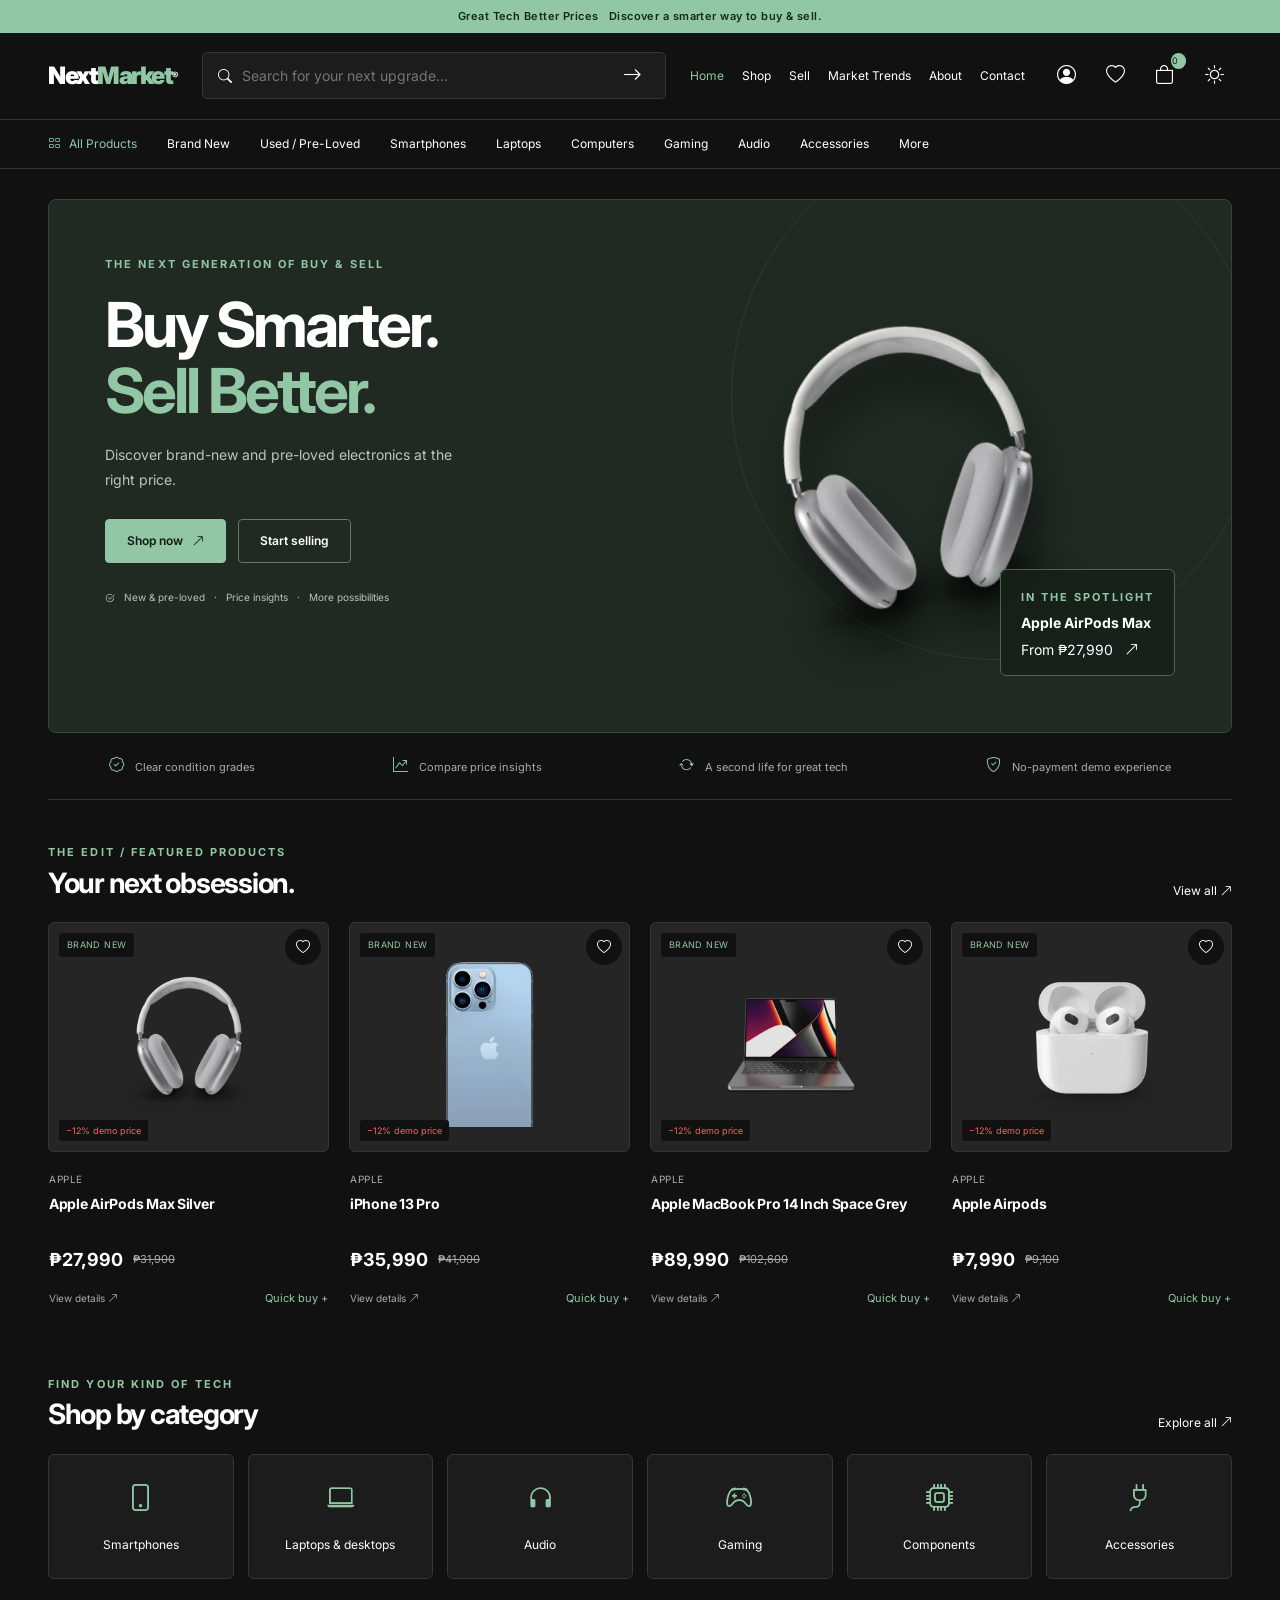
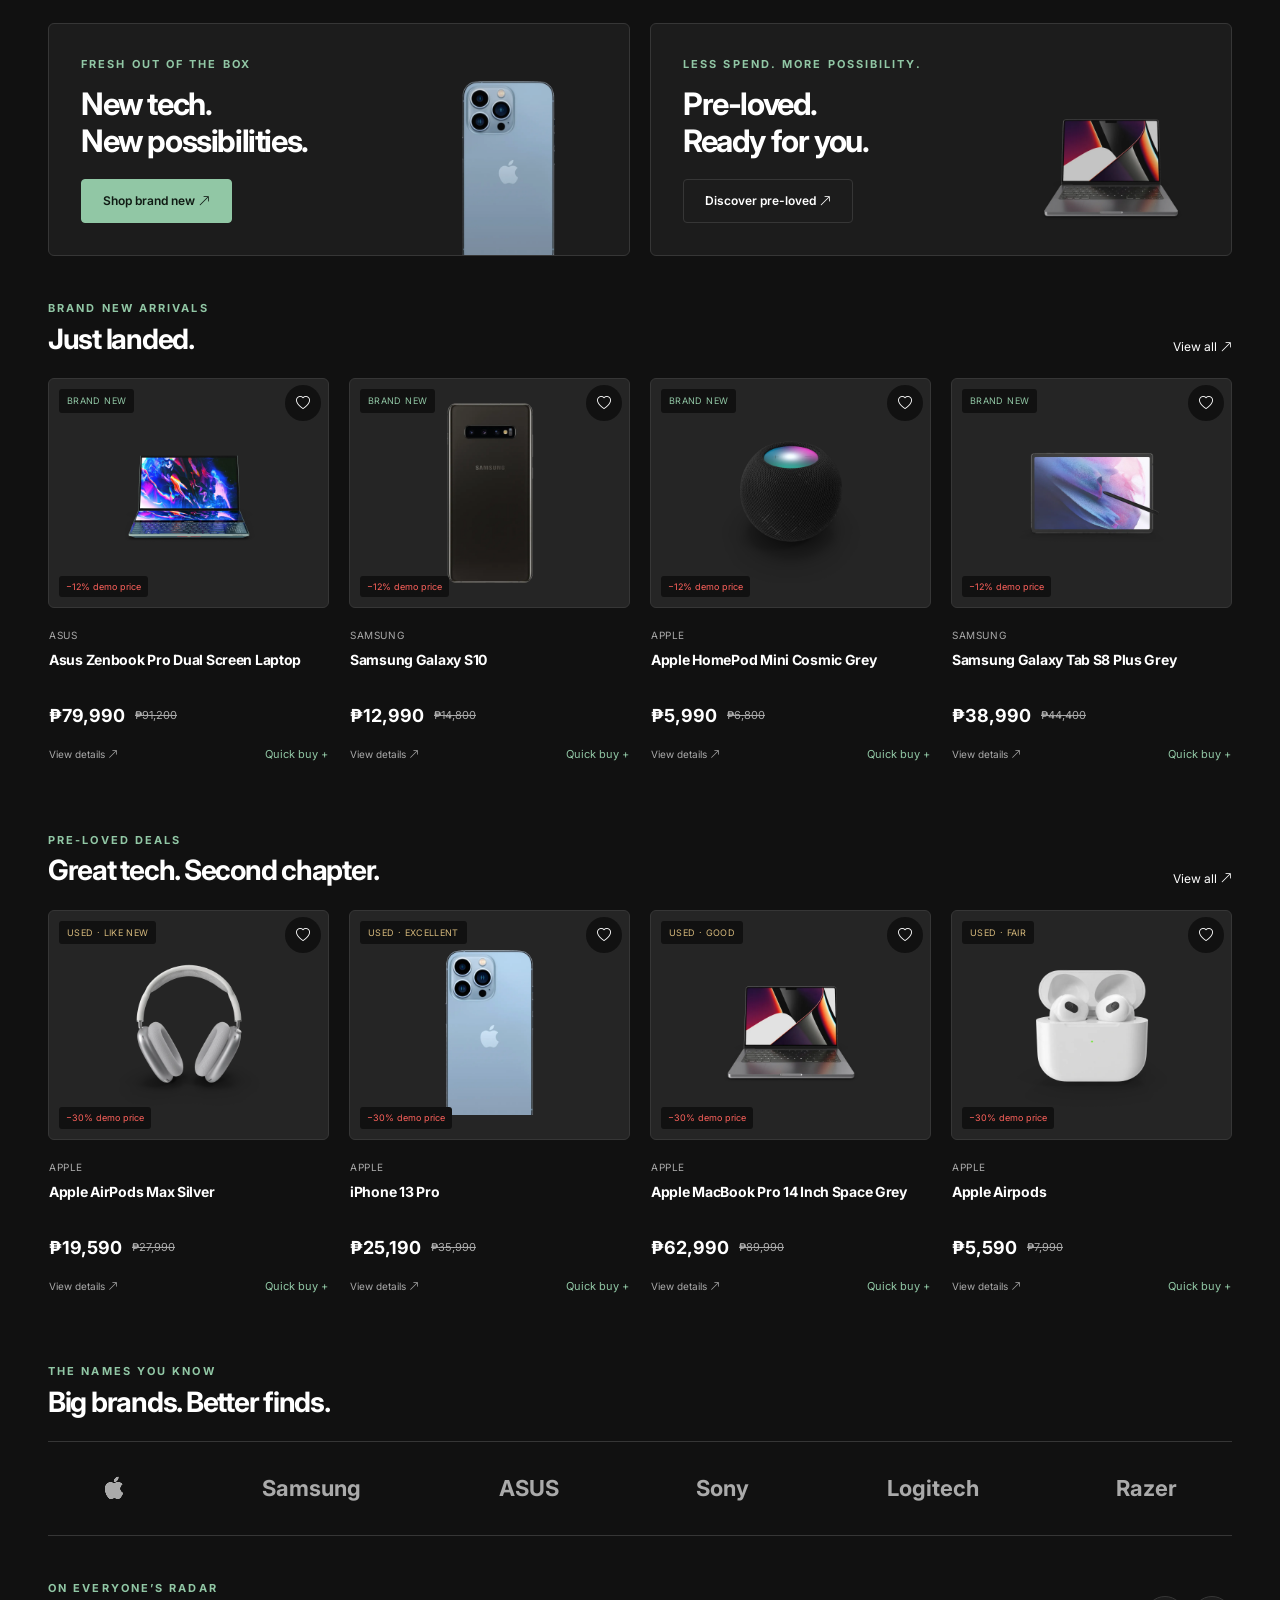
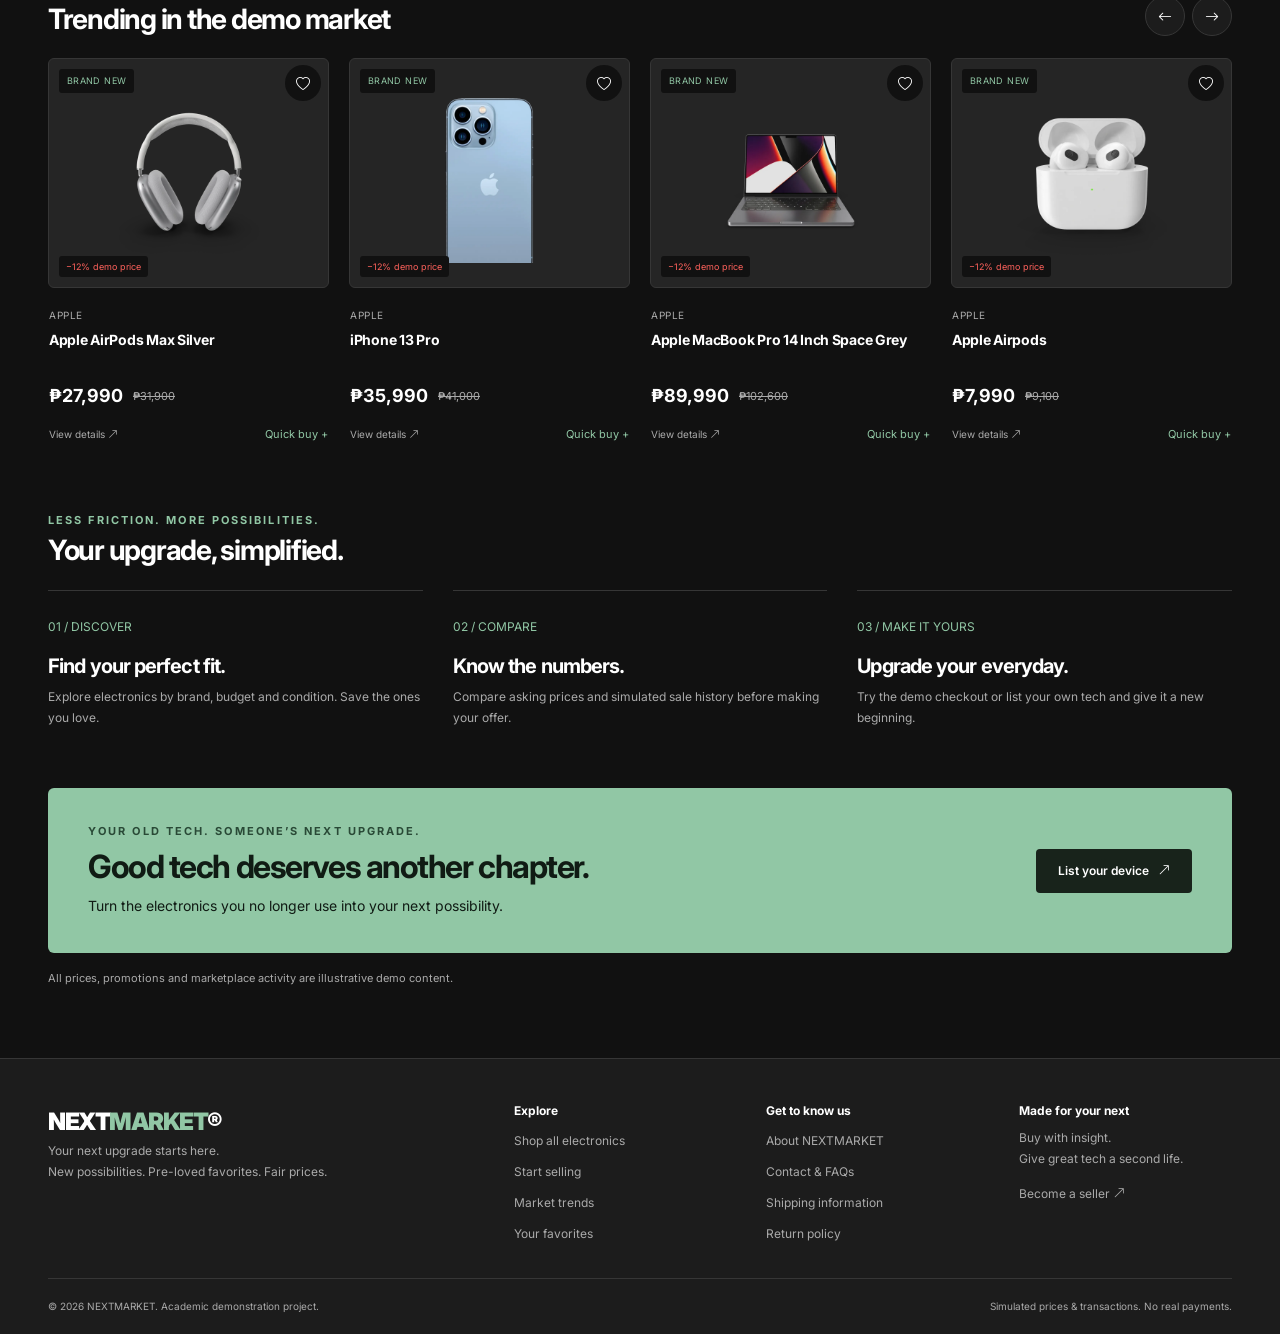
<file: index.html>
<!doctype html>
<html lang="en" data-theme="dark">
  <head>
    <meta charset="utf-8" />
    <meta name="viewport" content="width=device-width,initial-scale=1" />
    <meta
      name="description"
      content="NEXTMARKET — discover new and pre-loved electronics. An academic marketplace demo with simulated prices."
    />
    <title>Buy smarter. Sell better. | NEXTMARKET</title>
    <link rel="icon" href="assets/icons/favicon.svg" />
    <link
      href="https://cdn.jsdelivr.net/npm/bootstrap@5.3.3/dist/css/bootstrap.min.css"
      rel="stylesheet"
    />
    <link
      href="https://cdn.jsdelivr.net/npm/bootstrap-icons@1.11.3/font/bootstrap-icons.min.css"
      rel="stylesheet"
    />
    <link href="css/style.css" rel="stylesheet" />
  </head>
  <body>
    <a href="#main" class="skip-link">Skip to content</a>
    <div id="site-header"></div>
    <main id="main" tabindex="-1">
      <div class="load-state" role="status">Loading NEXTMARKET…</div>
    </main>
    <noscript
      ><p>
        This marketplace needs JavaScript enabled to display the catalog and
        interactive features.
      </p></noscript
    >
    <div id="site-footer"></div>
    <script src="https://cdn.jsdelivr.net/npm/bootstrap@5.3.3/dist/js/bootstrap.bundle.min.js"></script>
    <script src="js/products.js"></script>
    <script src="js/password-helper.js"></script>
    <script src="js/auth-core.js"></script>
    <script src="js/main.js"></script>

    <script src="js/home.js"></script>
  </body>
</html>
</file>
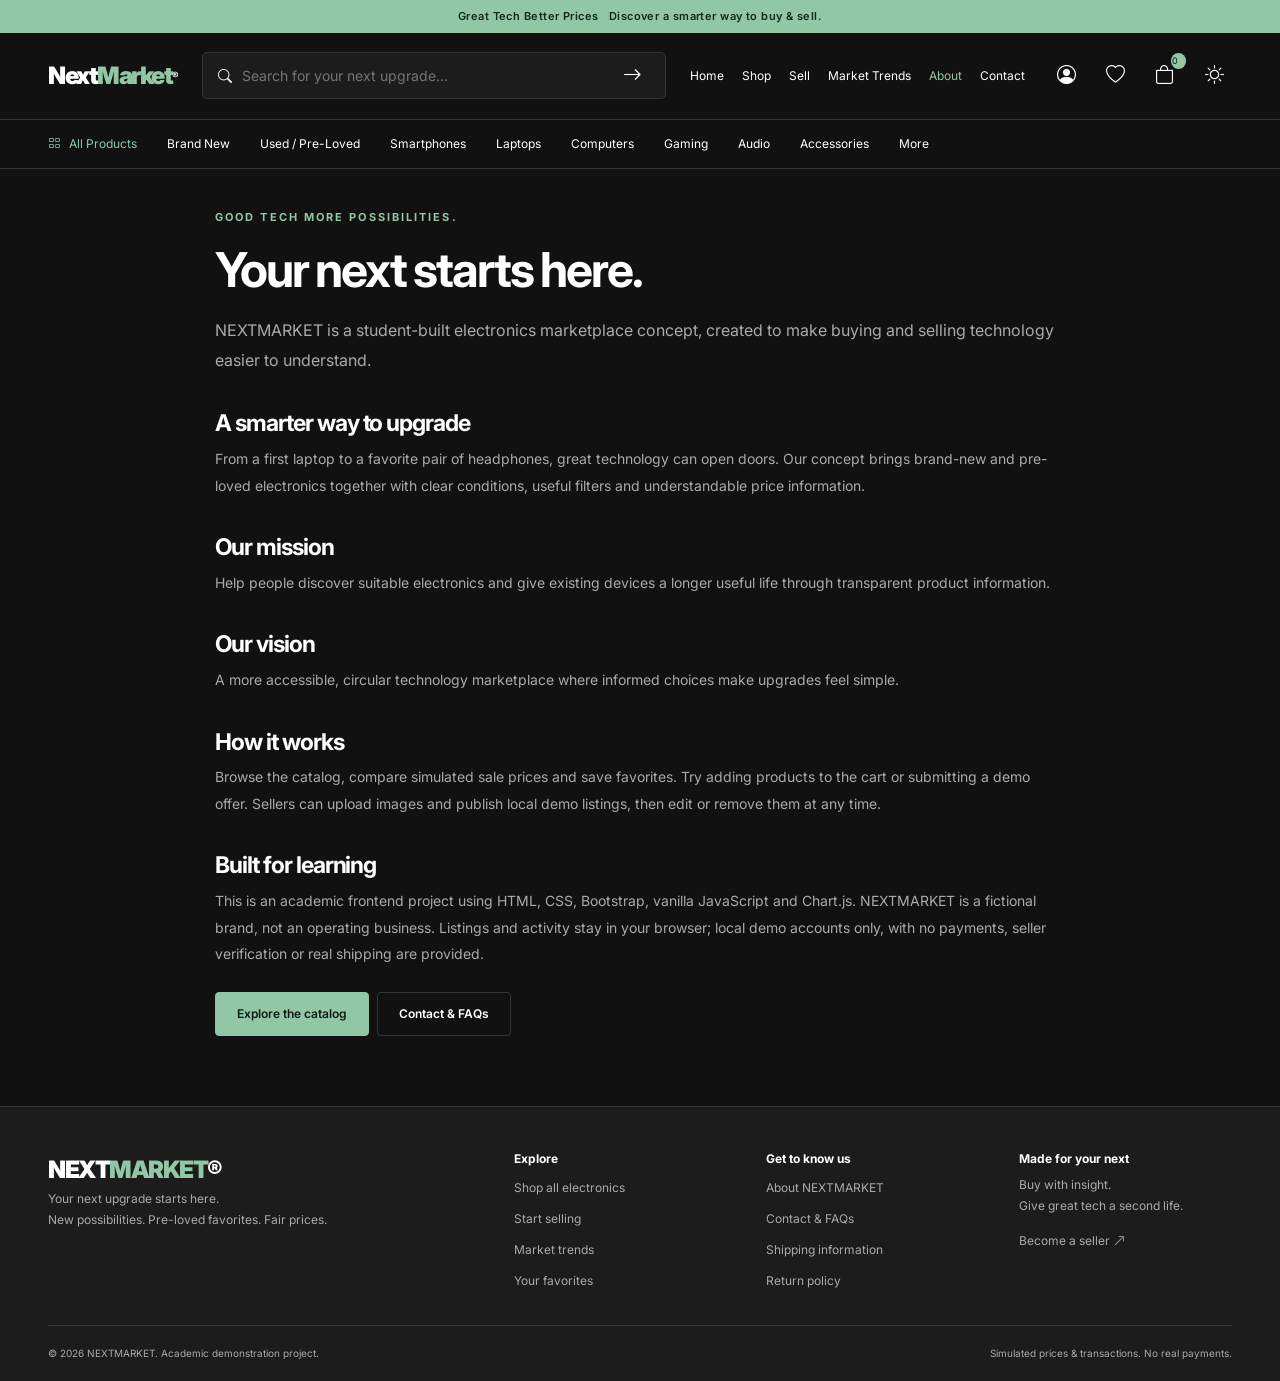
<file: about.html>
<!doctype html>
<html lang="en" data-theme="dark">
  <head>
    <meta charset="utf-8" />
    <meta name="viewport" content="width=device-width,initial-scale=1" />
    <meta
      name="description"
      content="NEXTMARKET — discover new and pre-loved electronics. An academic marketplace demo with simulated prices."
    />
    <title>About us | NEXTMARKET</title>
    <link rel="icon" href="assets/icons/favicon.svg" />
    <link
      href="https://cdn.jsdelivr.net/npm/bootstrap@5.3.3/dist/css/bootstrap.min.css"
      rel="stylesheet"
    />
    <link
      href="https://cdn.jsdelivr.net/npm/bootstrap-icons@1.11.3/font/bootstrap-icons.min.css"
      rel="stylesheet"
    />
    <link href="css/style.css" rel="stylesheet" />
  </head>
  <body>
    <a href="#main" class="skip-link">Skip to content</a>
    <div id="site-header"></div>
    <!-- Edit the page text below directly. No JavaScript is needed for this article. -->
    <main id="main" tabindex="-1">
      <div class="wrap">
        <article class="policy">
          <div class="eyebrow">Good Tech More Possibilities.</div>
          <h1 class="my-3">Your next starts here.</h1>
          <p class="fs-6">
            NEXTMARKET is a student-built electronics marketplace concept,
            created to make buying and selling technology easier to understand.
          </p>
          <section>
            <h2>A smarter way to upgrade</h2>
            <p>
              From a first laptop to a favorite pair of headphones, great
              technology can open doors. Our concept brings brand-new and
              pre-loved electronics together with clear conditions, useful
              filters and understandable price information.
            </p>
          </section>
          <section>
            <h2>Our mission</h2>
            <p>
              Help people discover suitable electronics and give existing
              devices a longer useful life through transparent product
              information.
            </p>
          </section>
          <section>
            <h2>Our vision</h2>
            <p>
              A more accessible, circular technology marketplace where informed
              choices make upgrades feel simple.
            </p>
          </section>
          <section>
            <h2>How it works</h2>
            <p>
              Browse the catalog, compare simulated sale prices and save
              favorites. Try adding products to the cart or submitting a demo
              offer. Sellers can upload images and publish local demo listings,
              then edit or remove them at any time.
            </p>
          </section>
          <section>
            <h2>Built for learning</h2>
            <p>
              This is an academic frontend project using HTML, CSS, Bootstrap,
              vanilla JavaScript and Chart.js. NEXTMARKET is a fictional brand,
              not an operating business. Listings and activity stay in your
              browser; local demo accounts only, with no payments, seller
              verification or real shipping are provided.
            </p>
          </section>
          <div class="d-flex gap-2 mt-4">
            <a href="shop.html" class="btn btn-mint">Explore the catalog</a
            ><a href="contact.html" class="btn btn-outline">Contact & FAQs</a>
          </div>
        </article>
      </div>
    </main>
    <noscript
      ><p>
        This marketplace needs JavaScript enabled to display the catalog and
        interactive features.
      </p></noscript
    >
    <div id="site-footer"></div>
    <script src="https://cdn.jsdelivr.net/npm/bootstrap@5.3.3/dist/js/bootstrap.bundle.min.js"></script>
    <script src="js/products.js"></script>
    <script src="js/password-helper.js"></script>
    <script src="js/auth-core.js"></script>
    <script src="js/main.js"></script>
  </body>
</html>
</file>
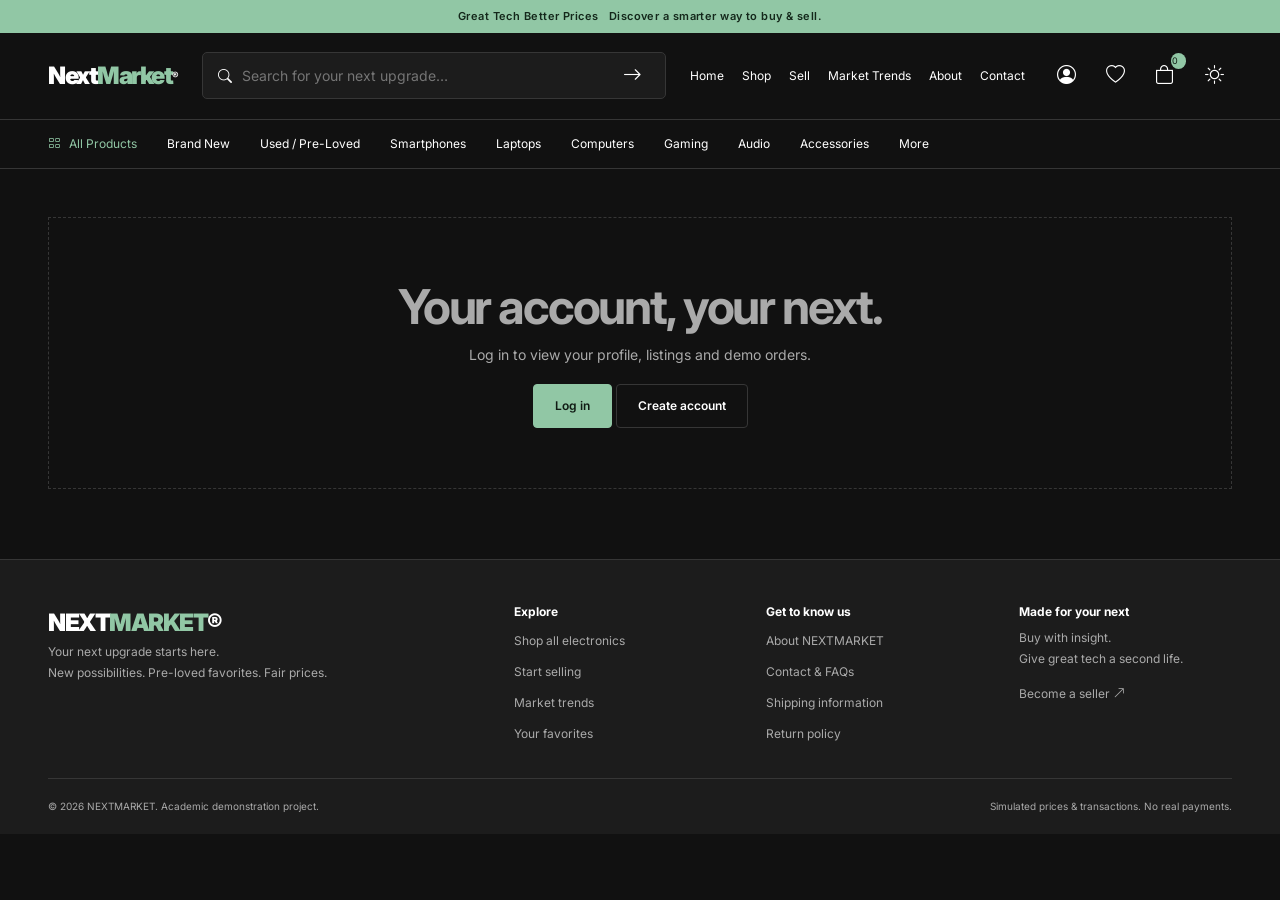
<file: account.html>
<!doctype html>
<html lang="en" data-theme="dark">
  <head>
    <meta charset="utf-8" />
    <meta name="viewport" content="width=device-width,initial-scale=1" />
    <meta
      name="description"
      content="NEXTMARKET — discover new and pre-loved electronics. An academic marketplace demo with simulated prices."
    />
    <title>My account | NEXTMARKET</title>
    <link rel="icon" href="assets/icons/favicon.svg" />
    <link
      href="https://cdn.jsdelivr.net/npm/bootstrap@5.3.3/dist/css/bootstrap.min.css"
      rel="stylesheet"
    />
    <link
      href="https://cdn.jsdelivr.net/npm/bootstrap-icons@1.11.3/font/bootstrap-icons.min.css"
      rel="stylesheet"
    />
    <link href="css/style.css" rel="stylesheet" />
  </head>
  <body>
    <a href="#main" class="skip-link">Skip to content</a>
    <div id="site-header"></div>
    <main id="main" tabindex="-1">
      <div class="load-state" role="status">Loading NEXTMARKET…</div>
    </main>
    <noscript
      ><p>
        This marketplace needs JavaScript enabled to display the catalog and
        interactive features.
      </p></noscript
    >
    <div id="site-footer"></div>
    <script src="https://cdn.jsdelivr.net/npm/bootstrap@5.3.3/dist/js/bootstrap.bundle.min.js"></script>
    <script src="js/products.js"></script>
    <script src="js/password-helper.js"></script>
    <script src="js/auth-core.js"></script>
    <script src="js/main.js"></script>

    <script src="js/account.js"></script>
  </body>
</html>
</file>
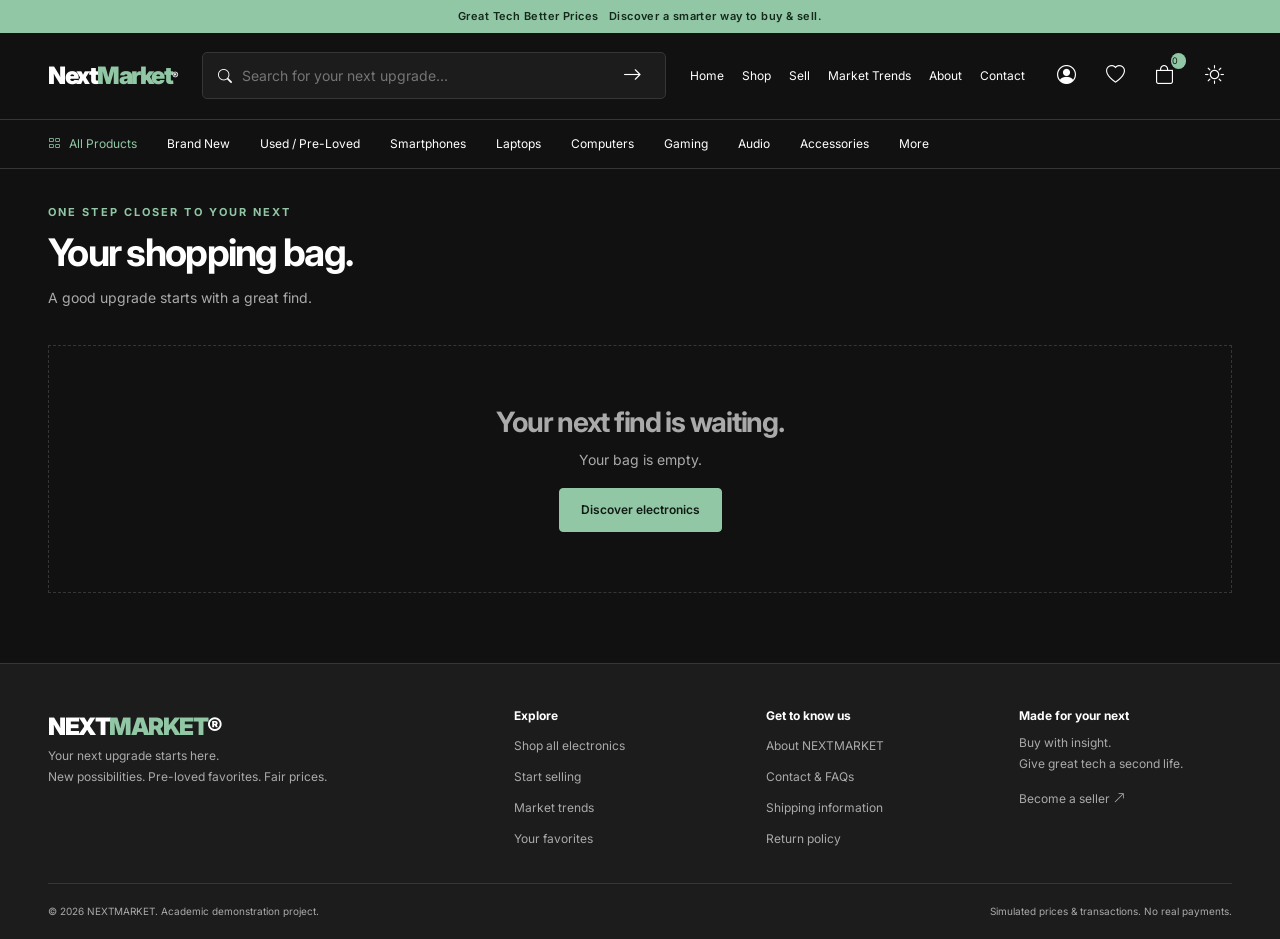
<file: cart.html>
<!doctype html>
<html lang="en" data-theme="dark">
  <head>
    <meta charset="utf-8" />
    <meta name="viewport" content="width=device-width,initial-scale=1" />
    <meta
      name="description"
      content="NEXTMARKET — discover new and pre-loved electronics. An academic marketplace demo with simulated prices."
    />
    <title>Shopping cart | NEXTMARKET</title>
    <link rel="icon" href="assets/icons/favicon.svg" />
    <link
      href="https://cdn.jsdelivr.net/npm/bootstrap@5.3.3/dist/css/bootstrap.min.css"
      rel="stylesheet"
    />
    <link
      href="https://cdn.jsdelivr.net/npm/bootstrap-icons@1.11.3/font/bootstrap-icons.min.css"
      rel="stylesheet"
    />
    <link href="css/style.css" rel="stylesheet" />
  </head>
  <body>
    <a href="#main" class="skip-link">Skip to content</a>
    <div id="site-header"></div>
    <main id="main" tabindex="-1">
      <div class="load-state" role="status">Loading NEXTMARKET…</div>
    </main>
    <noscript
      ><p>
        This marketplace needs JavaScript enabled to display the catalog and
        interactive features.
      </p></noscript
    >
    <div id="site-footer"></div>
    <script src="https://cdn.jsdelivr.net/npm/bootstrap@5.3.3/dist/js/bootstrap.bundle.min.js"></script>
    <script src="js/products.js"></script>
    <script src="js/password-helper.js"></script>
    <script src="js/auth-core.js"></script>
    <script src="js/main.js"></script>

    <script src="js/payments.js"></script>
    <script src="js/cart.js"></script>
  </body>
</html>
</file>
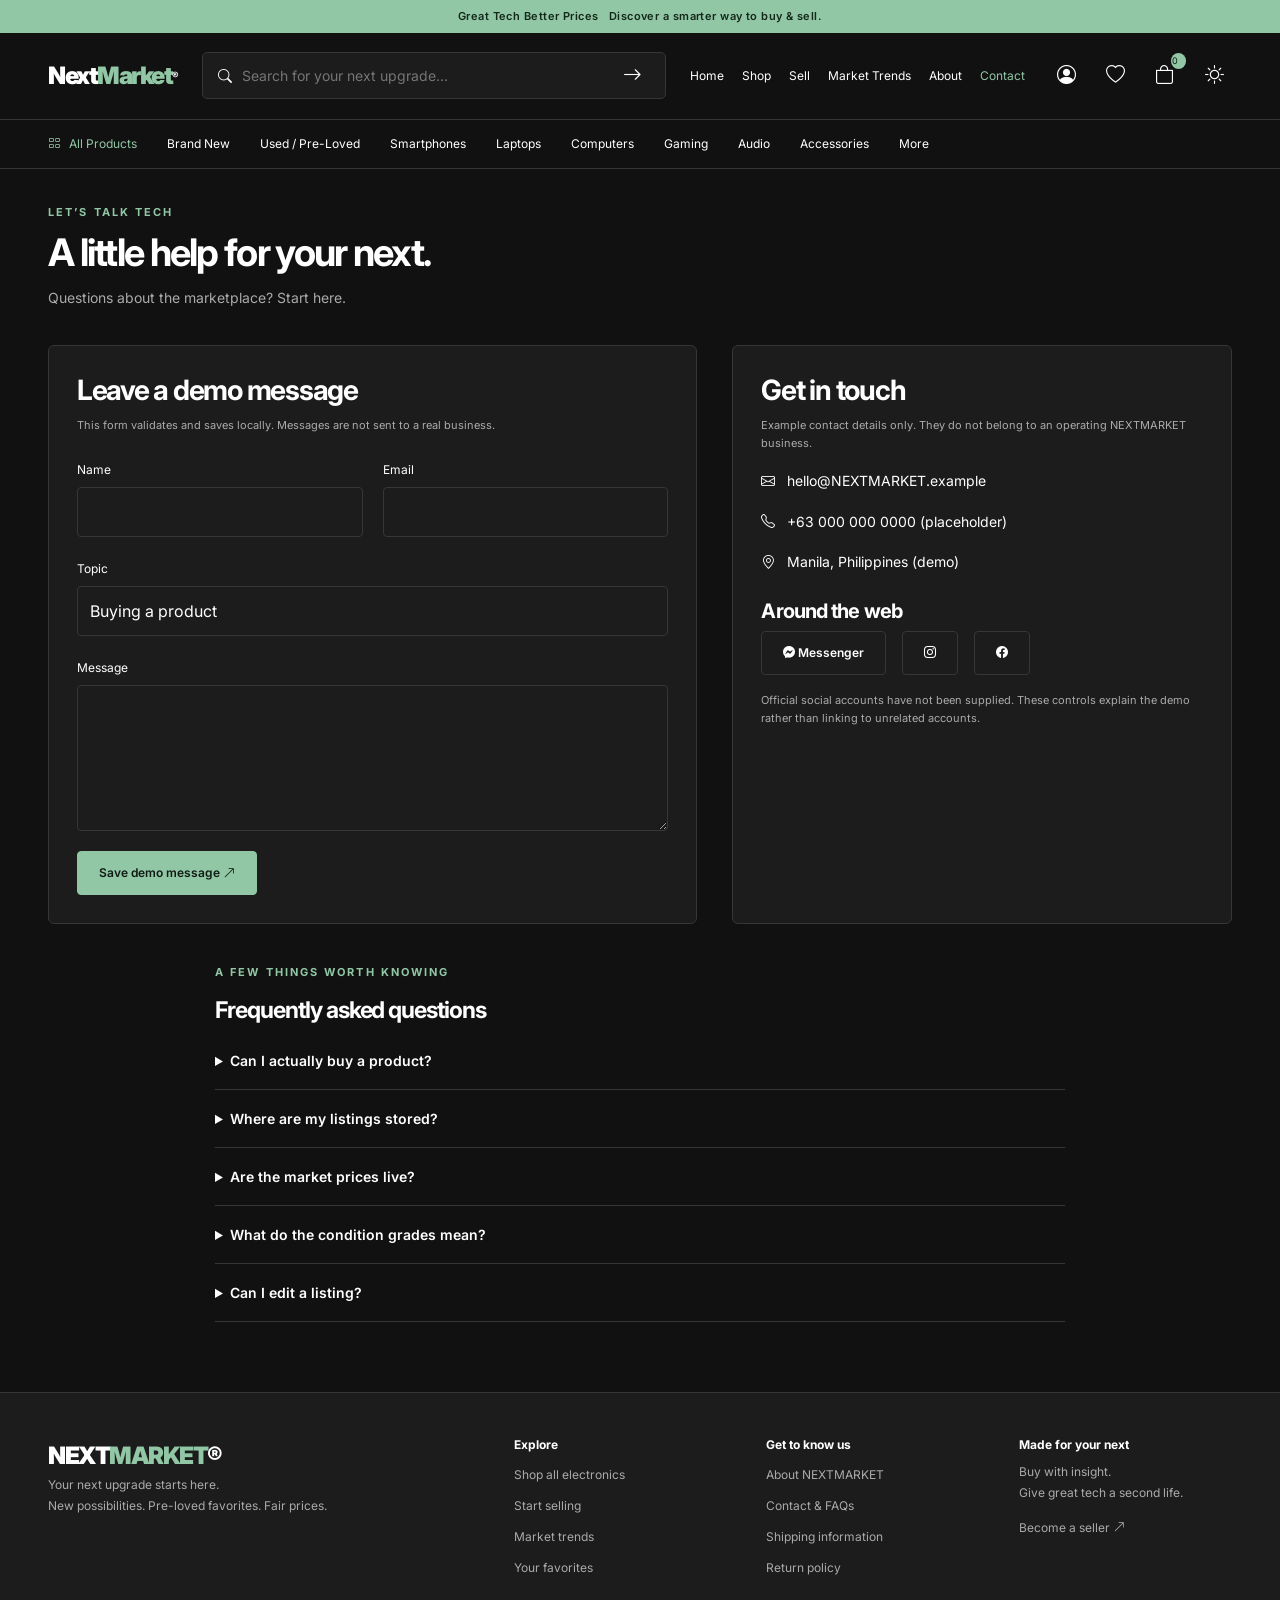
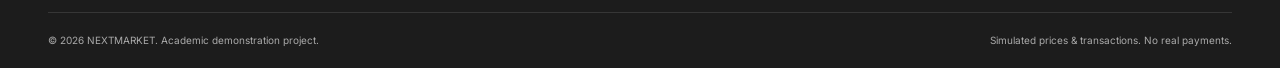
<file: contact.html>
<!doctype html>
<html lang="en" data-theme="dark">
  <head>
    <meta charset="utf-8" />
    <meta name="viewport" content="width=device-width,initial-scale=1" />
    <meta
      name="description"
      content="NEXTMARKET — discover new and pre-loved electronics. An academic marketplace demo with simulated prices."
    />
    <title>Contact us | NEXTMARKET</title>
    <link rel="icon" href="assets/icons/favicon.svg" />
    <link
      href="https://cdn.jsdelivr.net/npm/bootstrap@5.3.3/dist/css/bootstrap.min.css"
      rel="stylesheet"
    />
    <link
      href="https://cdn.jsdelivr.net/npm/bootstrap-icons@1.11.3/font/bootstrap-icons.min.css"
      rel="stylesheet"
    />
    <link href="css/style.css" rel="stylesheet" />
  </head>
  <body>
    <a href="#main" class="skip-link">Skip to content</a>
    <div id="site-header"></div>
    <main id="main" tabindex="-1">
      <div class="load-state" role="status">Loading NEXTMARKET…</div>
    </main>
    <noscript
      ><p>
        This marketplace needs JavaScript enabled to display the catalog and
        interactive features.
      </p></noscript
    >
    <div id="site-footer"></div>
    <script src="https://cdn.jsdelivr.net/npm/bootstrap@5.3.3/dist/js/bootstrap.bundle.min.js"></script>
    <script src="js/products.js"></script>
    <script src="js/password-helper.js"></script>
    <script src="js/auth-core.js"></script>
    <script src="js/main.js"></script>

    <script src="js/pages.js"></script>
  </body>
</html>
</file>
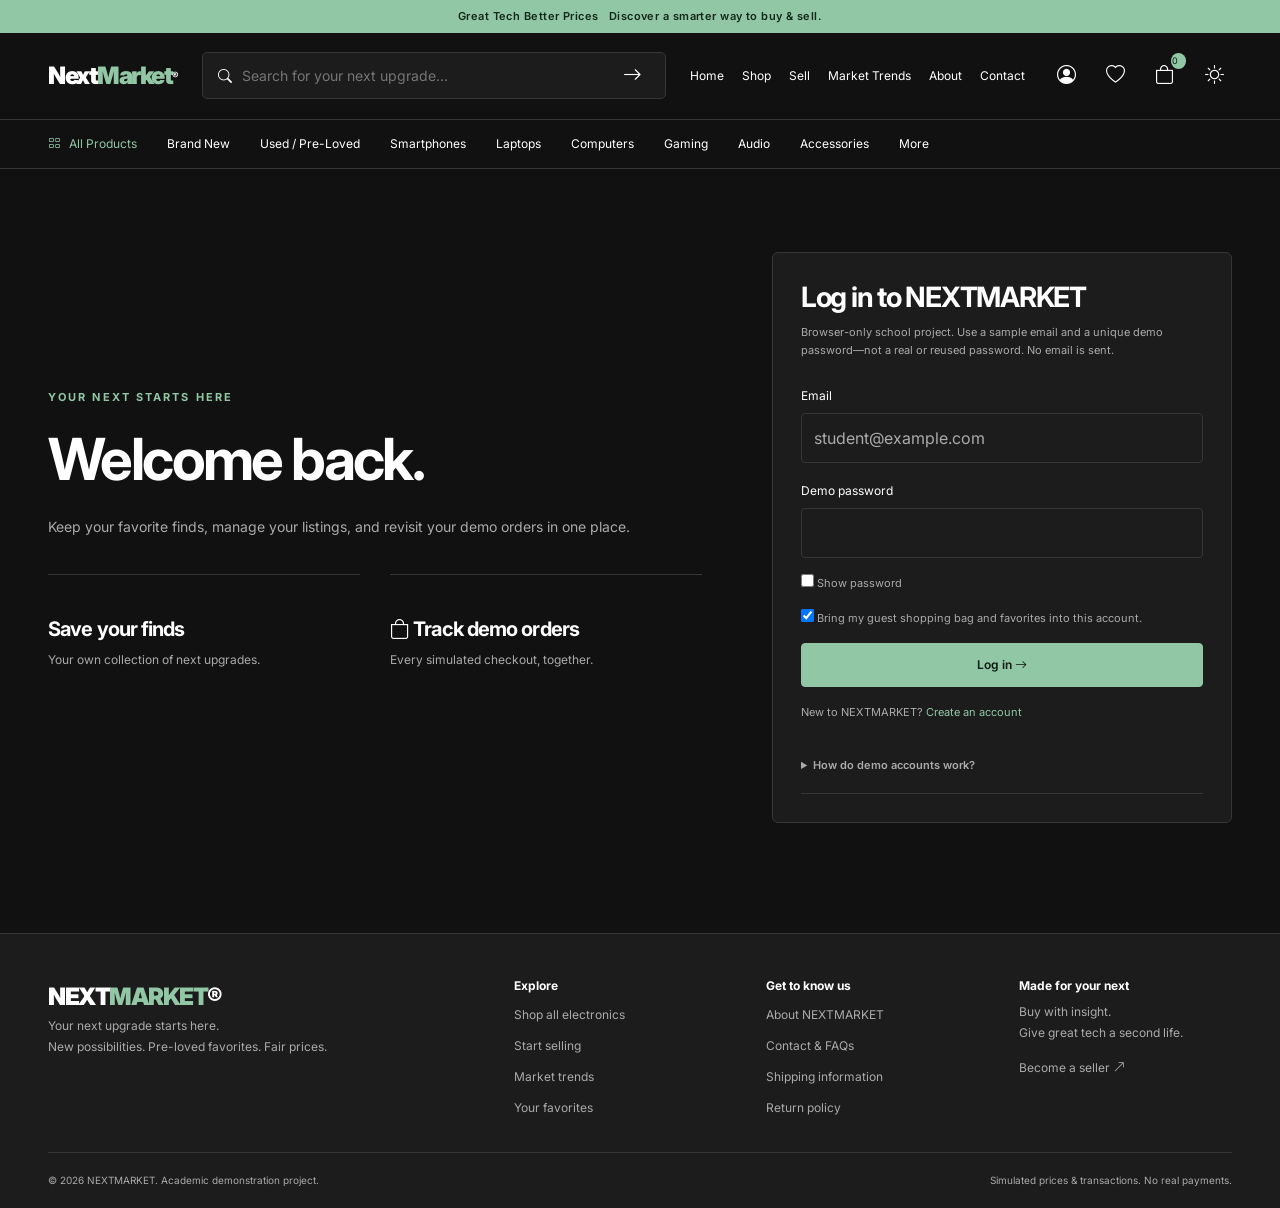
<file: login.html>
<!doctype html>
<html lang="en" data-theme="dark">
  <head>
    <meta charset="utf-8" />
    <meta name="viewport" content="width=device-width,initial-scale=1" />
    <meta
      name="description"
      content="NEXTMARKET — discover new and pre-loved electronics. An academic marketplace demo with simulated prices."
    />
    <title>Log in | NEXTMARKET</title>
    <link rel="icon" href="assets/icons/favicon.svg" />
    <link
      href="https://cdn.jsdelivr.net/npm/bootstrap@5.3.3/dist/css/bootstrap.min.css"
      rel="stylesheet"
    />
    <link
      href="https://cdn.jsdelivr.net/npm/bootstrap-icons@1.11.3/font/bootstrap-icons.min.css"
      rel="stylesheet"
    />
    <link href="css/style.css" rel="stylesheet" />
  </head>
  <body>
    <a href="#main" class="skip-link">Skip to content</a>
    <div id="site-header"></div>
    <main id="main" tabindex="-1">
      <div class="load-state" role="status">Loading NEXTMARKET…</div>
    </main>
    <noscript
      ><p>
        This marketplace needs JavaScript enabled to display the catalog and
        interactive features.
      </p></noscript
    >
    <div id="site-footer"></div>
    <script src="https://cdn.jsdelivr.net/npm/bootstrap@5.3.3/dist/js/bootstrap.bundle.min.js"></script>
    <script src="js/products.js"></script>
    <script src="js/password-helper.js"></script>
    <script src="js/auth-core.js"></script>
    <script src="js/main.js"></script>

    <script src="js/auth-pages.js"></script>
  </body>
</html>
</file>
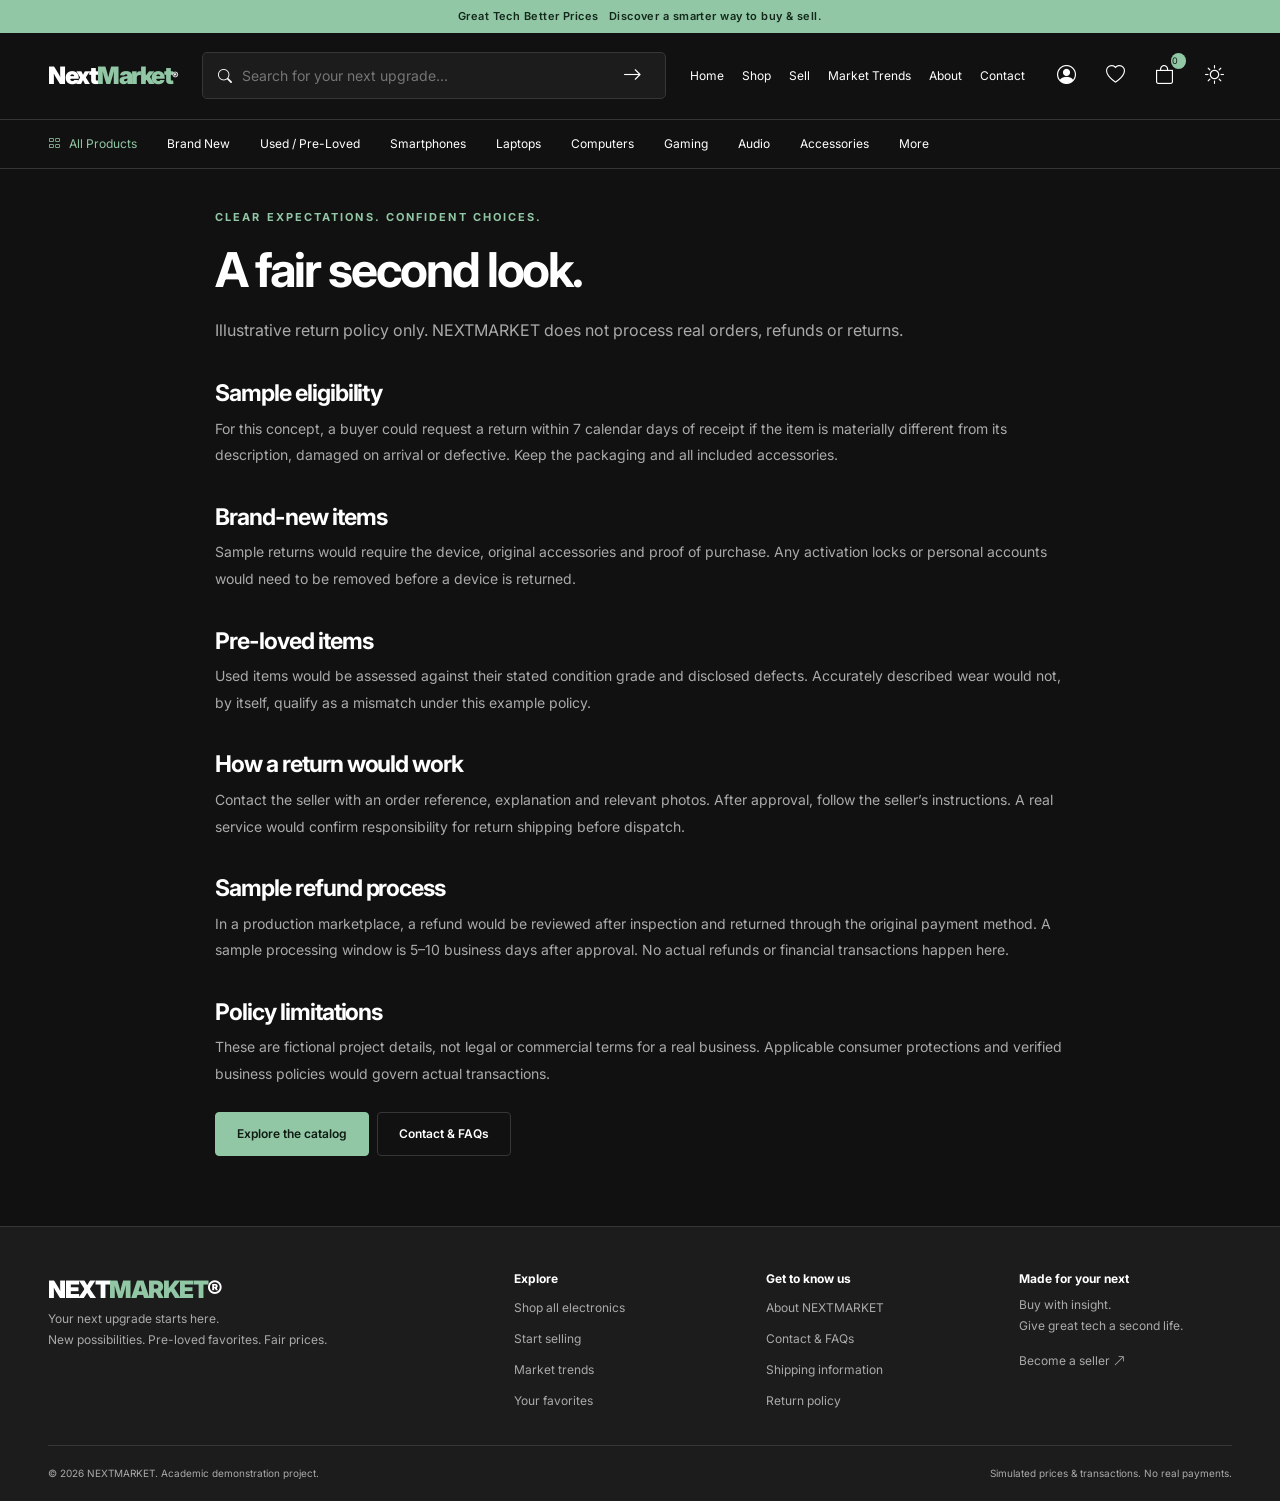
<file: returns.html>
<!doctype html>
<html lang="en" data-theme="dark">
  <head>
    <meta charset="utf-8" />
    <meta name="viewport" content="width=device-width,initial-scale=1" />
    <meta
      name="description"
      content="NEXTMARKET — discover new and pre-loved electronics. An academic marketplace demo with simulated prices."
    />
    <title>Return policy | NEXTMARKET</title>
    <link rel="icon" href="assets/icons/favicon.svg" />
    <link
      href="https://cdn.jsdelivr.net/npm/bootstrap@5.3.3/dist/css/bootstrap.min.css"
      rel="stylesheet"
    />
    <link
      href="https://cdn.jsdelivr.net/npm/bootstrap-icons@1.11.3/font/bootstrap-icons.min.css"
      rel="stylesheet"
    />
    <link href="css/style.css" rel="stylesheet" />
  </head>
  <body>
    <a href="#main" class="skip-link">Skip to content</a>
    <div id="site-header"></div>
    <!-- Edit the page text below directly. No JavaScript is needed for this article. -->
    <main id="main" tabindex="-1">
      <div class="wrap">
        <article class="policy">
          <div class="eyebrow">CLEAR EXPECTATIONS. CONFIDENT CHOICES.</div>
          <h1 class="my-3">A fair second look.</h1>
          <p class="fs-6">
            Illustrative return policy only. NEXTMARKET does not process real
            orders, refunds or returns.
          </p>
          <section>
            <h2>Sample eligibility</h2>
            <p>
              For this concept, a buyer could request a return within 7 calendar
              days of receipt if the item is materially different from its
              description, damaged on arrival or defective. Keep the packaging
              and all included accessories.
            </p>
          </section>
          <section>
            <h2>Brand-new items</h2>
            <p>
              Sample returns would require the device, original accessories and
              proof of purchase. Any activation locks or personal accounts would
              need to be removed before a device is returned.
            </p>
          </section>
          <section>
            <h2>Pre-loved items</h2>
            <p>
              Used items would be assessed against their stated condition grade
              and disclosed defects. Accurately described wear would not, by
              itself, qualify as a mismatch under this example policy.
            </p>
          </section>
          <section>
            <h2>How a return would work</h2>
            <p>
              Contact the seller with an order reference, explanation and
              relevant photos. After approval, follow the seller’s instructions.
              A real service would confirm responsibility for return shipping
              before dispatch.
            </p>
          </section>
          <section>
            <h2>Sample refund process</h2>
            <p>
              In a production marketplace, a refund would be reviewed after
              inspection and returned through the original payment method. A
              sample processing window is 5–10 business days after approval. No
              actual refunds or financial transactions happen here.
            </p>
          </section>
          <section>
            <h2>Policy limitations</h2>
            <p>
              These are fictional project details, not legal or commercial terms
              for a real business. Applicable consumer protections and verified
              business policies would govern actual transactions.
            </p>
          </section>
          <div class="d-flex gap-2 mt-4">
            <a href="shop.html" class="btn btn-mint">Explore the catalog</a
            ><a href="contact.html" class="btn btn-outline">Contact & FAQs</a>
          </div>
        </article>
      </div>
    </main>
    <noscript
      ><p>
        This marketplace needs JavaScript enabled to display the catalog and
        interactive features.
      </p></noscript
    >
    <div id="site-footer"></div>
    <script src="https://cdn.jsdelivr.net/npm/bootstrap@5.3.3/dist/js/bootstrap.bundle.min.js"></script>
    <script src="js/products.js"></script>
    <script src="js/password-helper.js"></script>
    <script src="js/auth-core.js"></script>
    <script src="js/main.js"></script>
  </body>
</html>
</file>
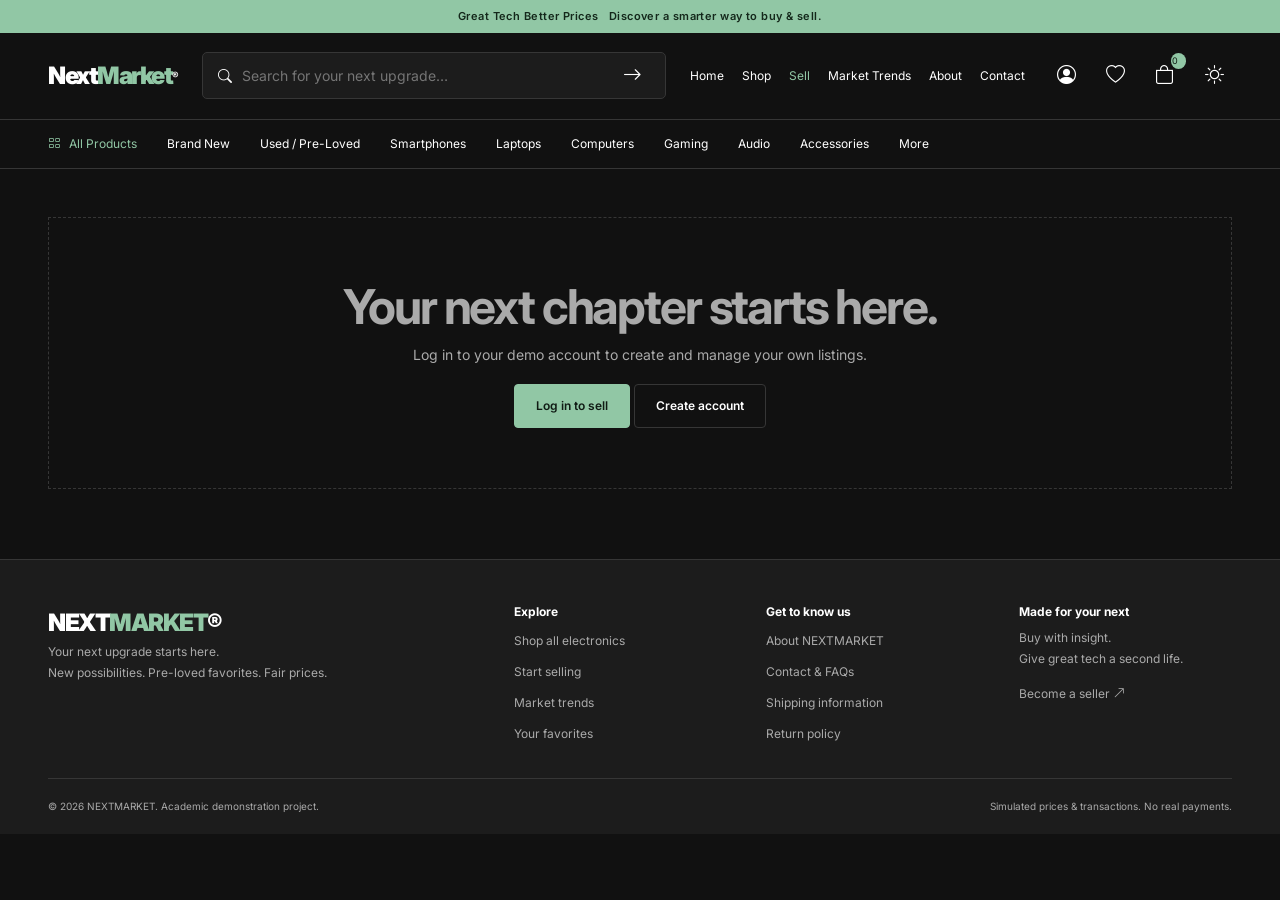
<file: sell.html>
<!doctype html>
<html lang="en" data-theme="dark">
  <head>
    <meta charset="utf-8" />
    <meta name="viewport" content="width=device-width,initial-scale=1" />
    <meta
      name="description"
      content="NEXTMARKET — discover new and pre-loved electronics. An academic marketplace demo with simulated prices."
    />
    <title>Start selling | NEXTMARKET</title>
    <link rel="icon" href="assets/icons/favicon.svg" />
    <link
      href="https://cdn.jsdelivr.net/npm/bootstrap@5.3.3/dist/css/bootstrap.min.css"
      rel="stylesheet"
    />
    <link
      href="https://cdn.jsdelivr.net/npm/bootstrap-icons@1.11.3/font/bootstrap-icons.min.css"
      rel="stylesheet"
    />
    <link href="css/style.css" rel="stylesheet" />
  </head>
  <body>
    <a href="#main" class="skip-link">Skip to content</a>
    <div id="site-header"></div>
    <main id="main" tabindex="-1">
      <div class="load-state" role="status">Loading NEXTMARKET…</div>
    </main>
    <noscript
      ><p>
        This marketplace needs JavaScript enabled to display the catalog and
        interactive features.
      </p></noscript
    >
    <div id="site-footer"></div>
    <script src="https://cdn.jsdelivr.net/npm/bootstrap@5.3.3/dist/js/bootstrap.bundle.min.js"></script>
    <script src="js/products.js"></script>
    <script src="js/password-helper.js"></script>
    <script src="js/auth-core.js"></script>
    <script src="js/main.js"></script>

    <script src="js/sell.js"></script>
  </body>
</html>
</file>
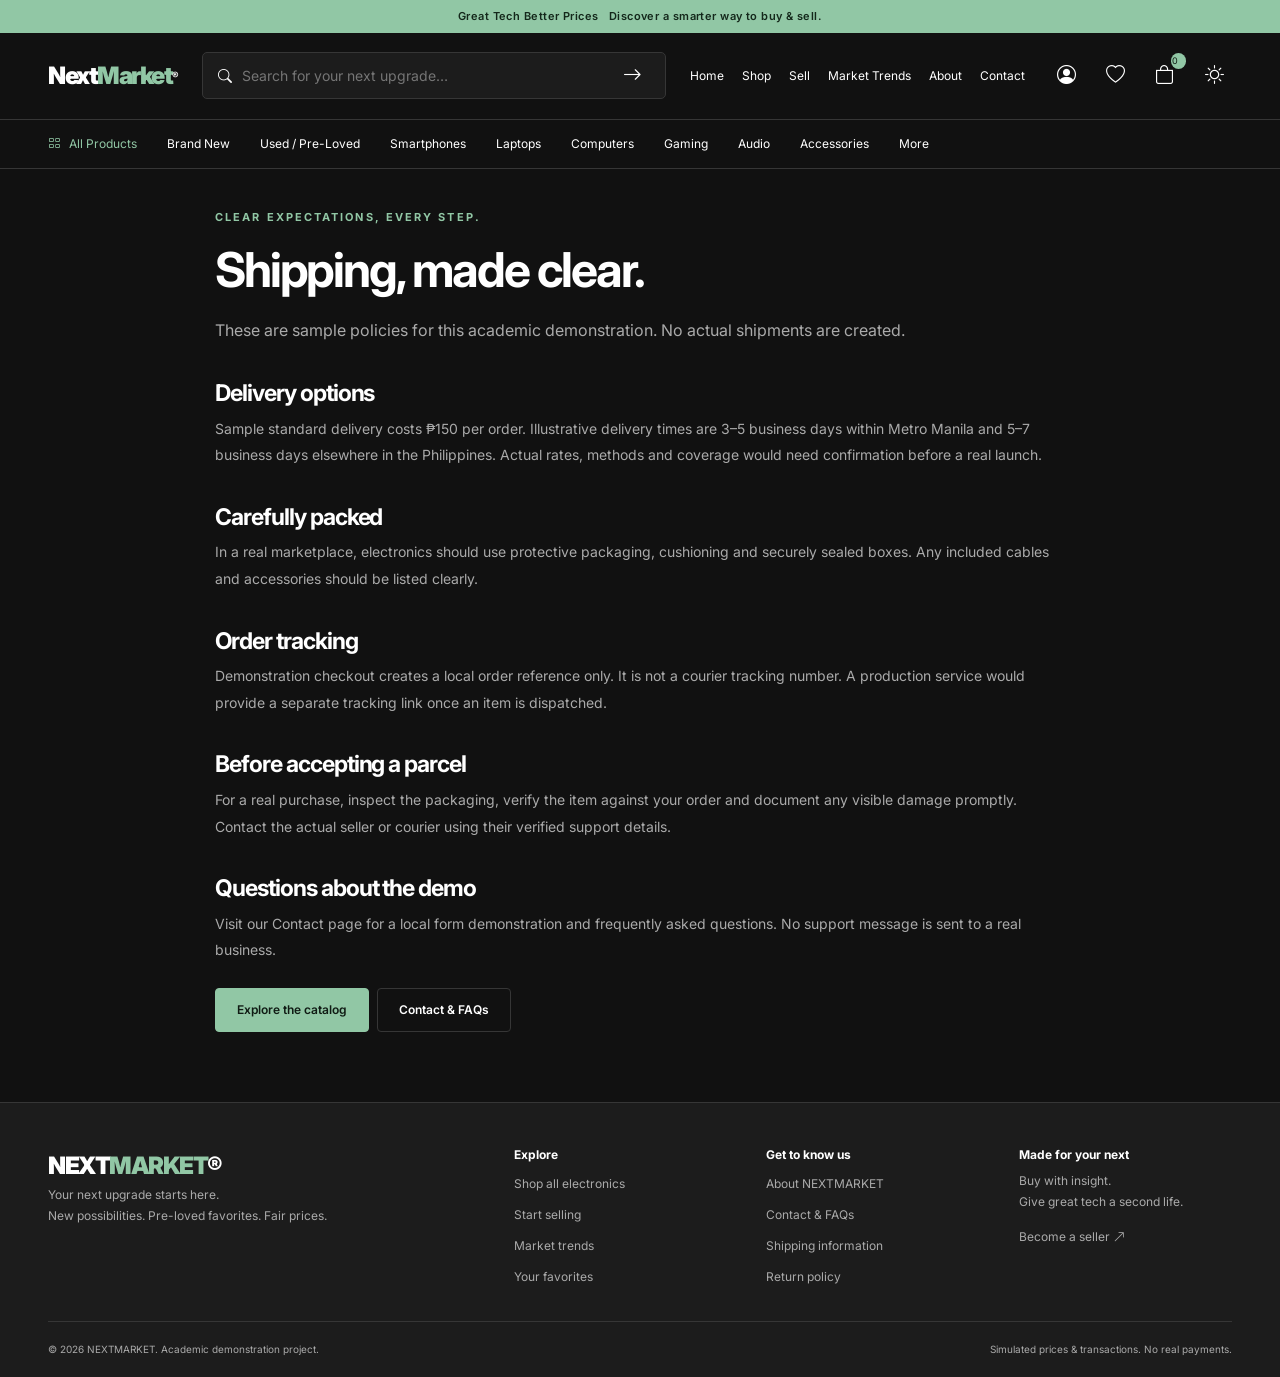
<file: shipping.html>
<!doctype html>
<html lang="en" data-theme="dark">
  <head>
    <meta charset="utf-8" />
    <meta name="viewport" content="width=device-width,initial-scale=1" />
    <meta
      name="description"
      content="NEXTMARKET — discover new and pre-loved electronics. An academic marketplace demo with simulated prices."
    />
    <title>Shipping information | NEXTMARKET</title>
    <link rel="icon" href="assets/icons/favicon.svg" />
    <link
      href="https://cdn.jsdelivr.net/npm/bootstrap@5.3.3/dist/css/bootstrap.min.css"
      rel="stylesheet"
    />
    <link
      href="https://cdn.jsdelivr.net/npm/bootstrap-icons@1.11.3/font/bootstrap-icons.min.css"
      rel="stylesheet"
    />
    <link href="css/style.css" rel="stylesheet" />
  </head>
  <body>
    <a href="#main" class="skip-link">Skip to content</a>
    <div id="site-header"></div>
    <!-- Edit the page text below directly. No JavaScript is needed for this article. -->
    <main id="main" tabindex="-1">
      <div class="wrap">
        <article class="policy">
          <div class="eyebrow">CLEAR EXPECTATIONS, EVERY STEP.</div>
          <h1 class="my-3">Shipping, made clear.</h1>
          <p class="fs-6">
            These are sample policies for this academic demonstration. No actual
            shipments are created.
          </p>
          <section>
            <h2>Delivery options</h2>
            <p>
              Sample standard delivery costs ₱150 per order. Illustrative
              delivery times are 3–5 business days within Metro Manila and 5–7
              business days elsewhere in the Philippines. Actual rates, methods
              and coverage would need confirmation before a real launch.
            </p>
          </section>
          <section>
            <h2>Carefully packed</h2>
            <p>
              In a real marketplace, electronics should use protective
              packaging, cushioning and securely sealed boxes. Any included
              cables and accessories should be listed clearly.
            </p>
          </section>
          <section>
            <h2>Order tracking</h2>
            <p>
              Demonstration checkout creates a local order reference only. It is
              not a courier tracking number. A production service would provide
              a separate tracking link once an item is dispatched.
            </p>
          </section>
          <section>
            <h2>Before accepting a parcel</h2>
            <p>
              For a real purchase, inspect the packaging, verify the item
              against your order and document any visible damage promptly.
              Contact the actual seller or courier using their verified support
              details.
            </p>
          </section>
          <section>
            <h2>Questions about the demo</h2>
            <p>
              Visit our Contact page for a local form demonstration and
              frequently asked questions. No support message is sent to a real
              business.
            </p>
          </section>
          <div class="d-flex gap-2 mt-4">
            <a href="shop.html" class="btn btn-mint">Explore the catalog</a
            ><a href="contact.html" class="btn btn-outline">Contact & FAQs</a>
          </div>
        </article>
      </div>
    </main>
    <noscript
      ><p>
        This marketplace needs JavaScript enabled to display the catalog and
        interactive features.
      </p></noscript
    >
    <div id="site-footer"></div>
    <script src="https://cdn.jsdelivr.net/npm/bootstrap@5.3.3/dist/js/bootstrap.bundle.min.js"></script>
    <script src="js/products.js"></script>
    <script src="js/password-helper.js"></script>
    <script src="js/auth-core.js"></script>
    <script src="js/main.js"></script>
  </body>
</html>
</file>
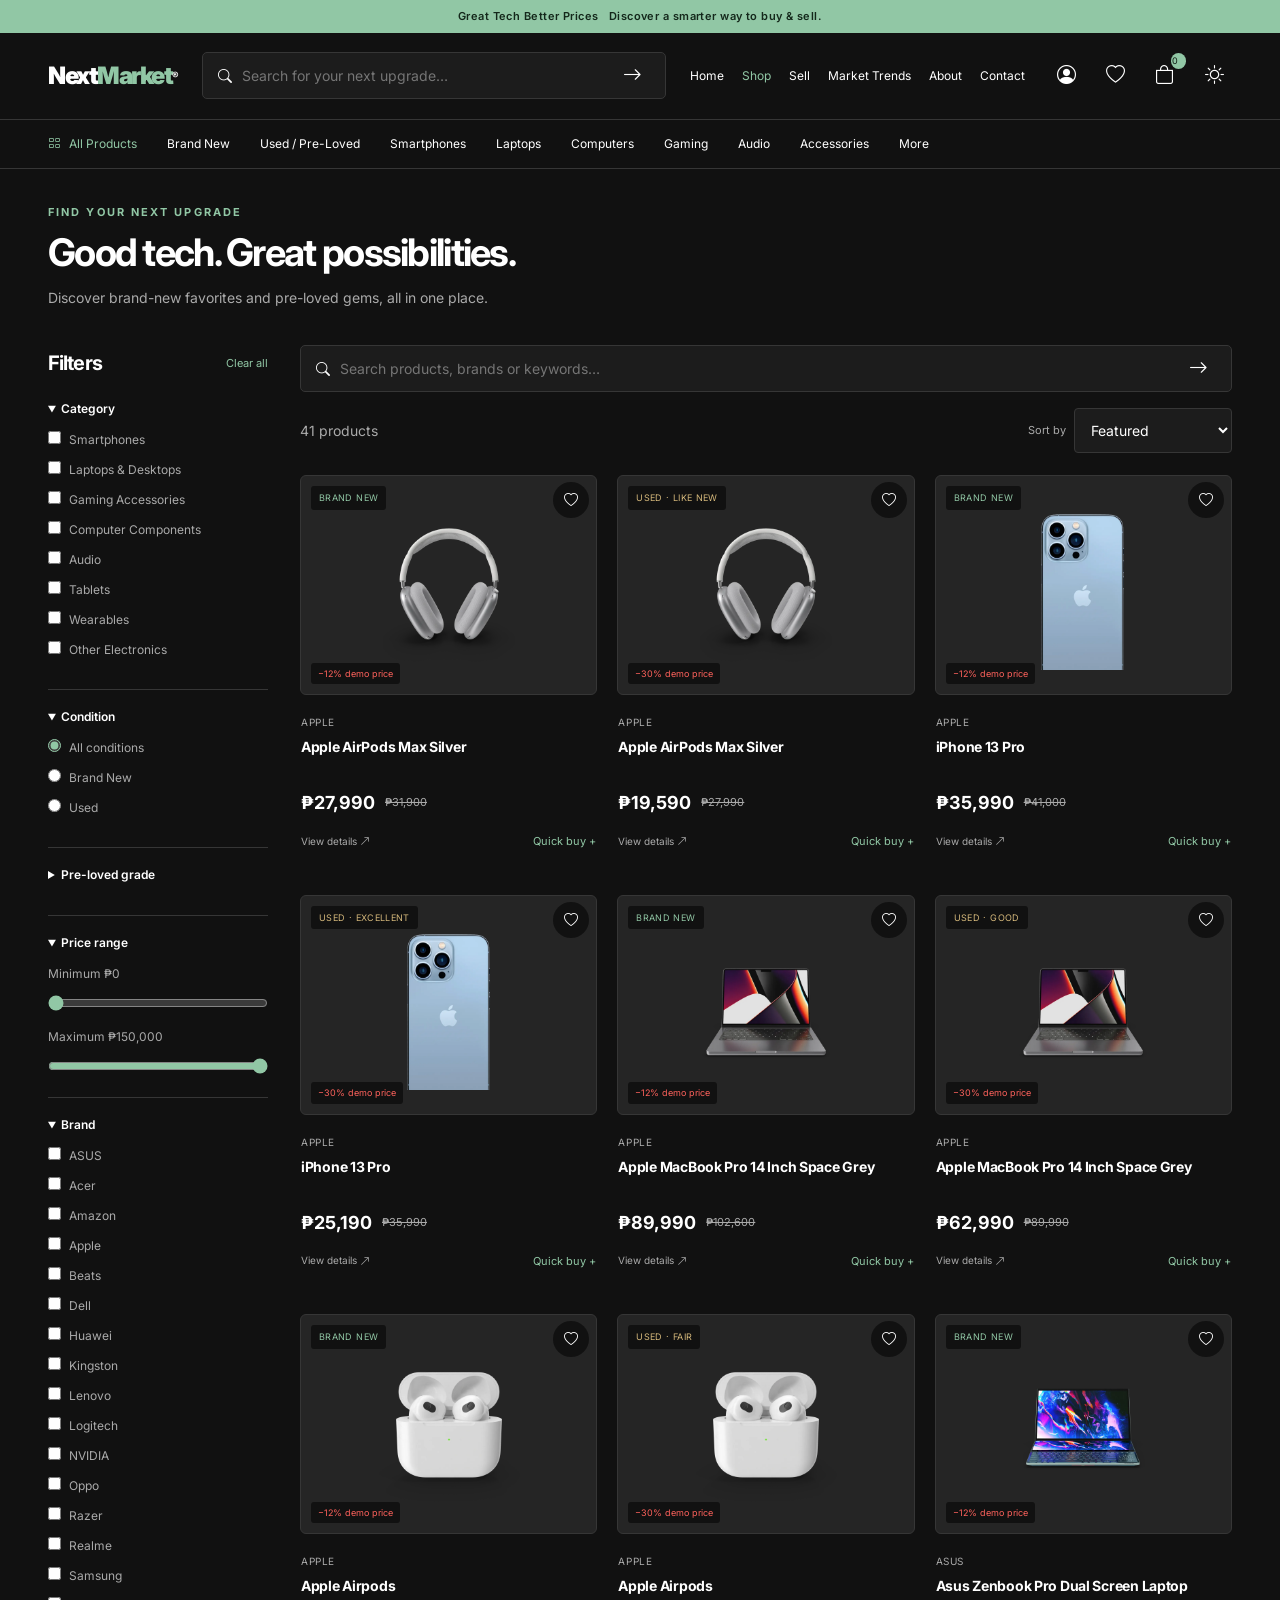
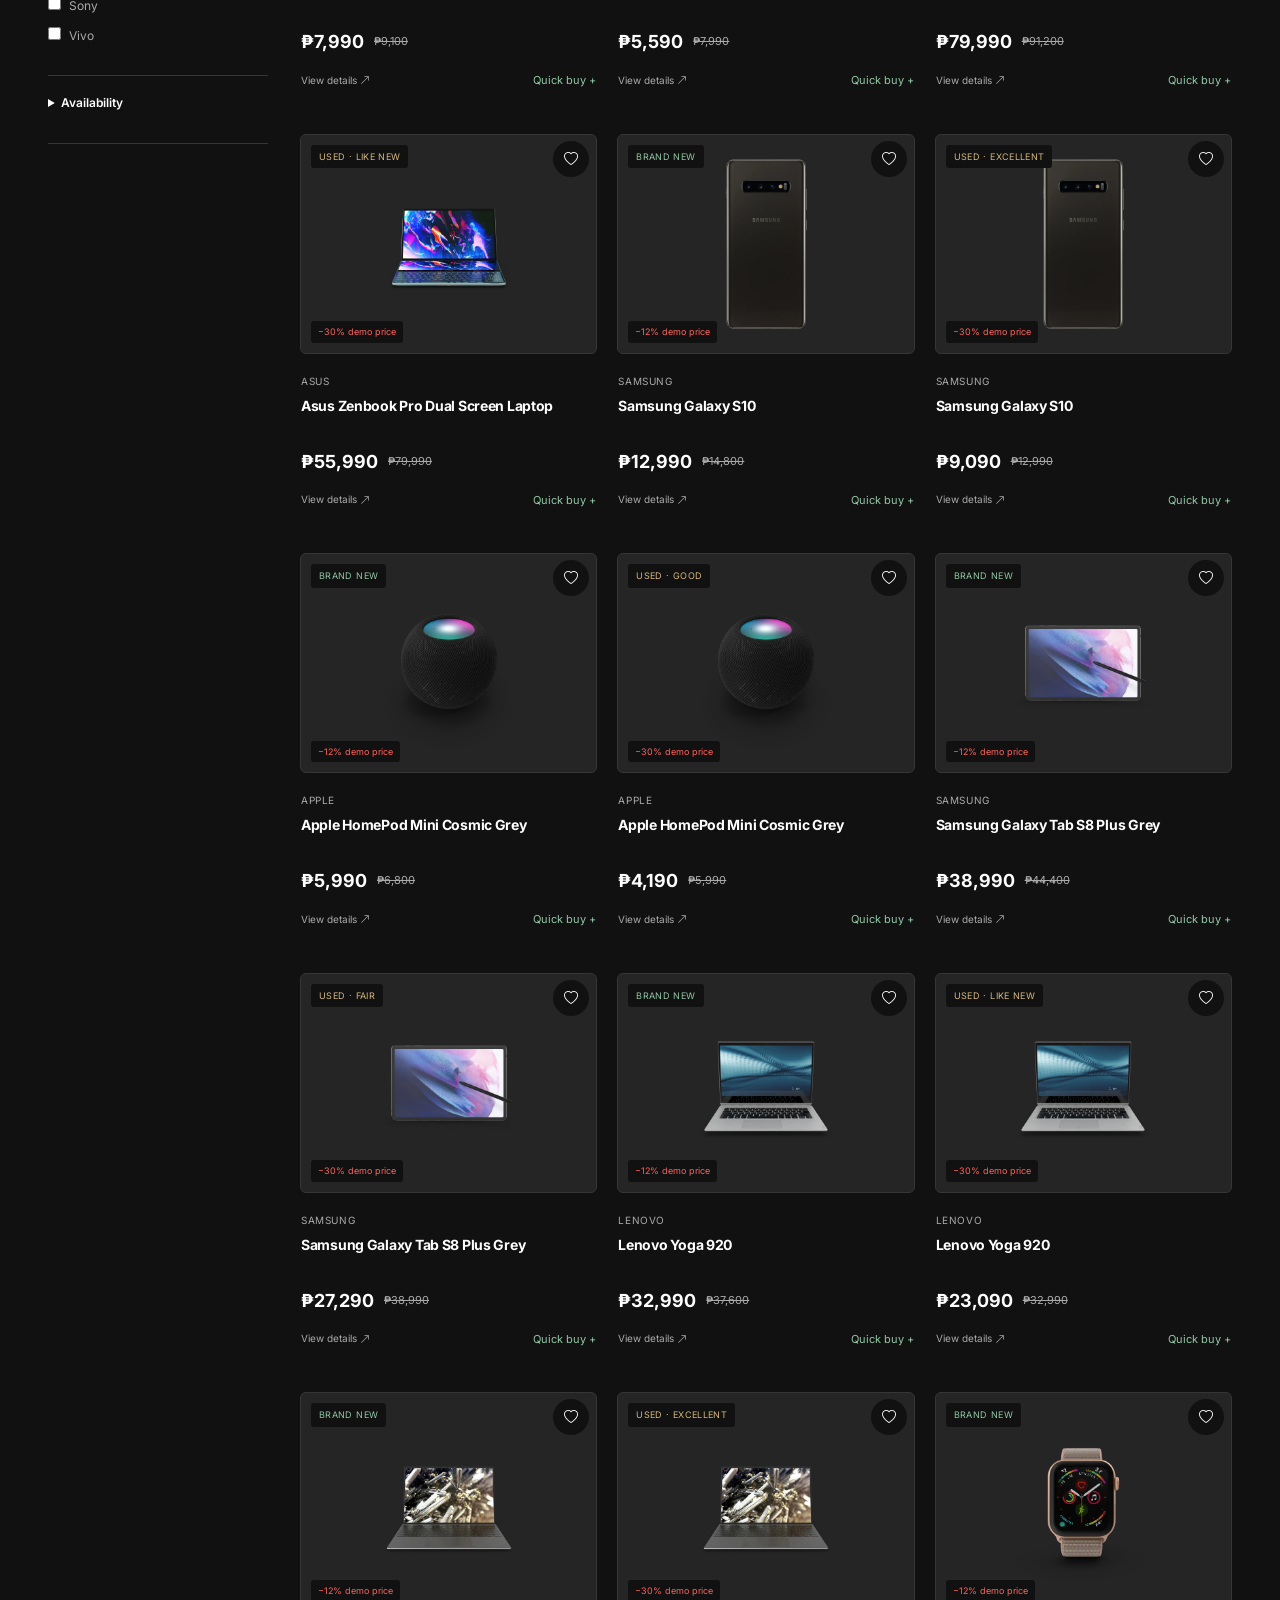
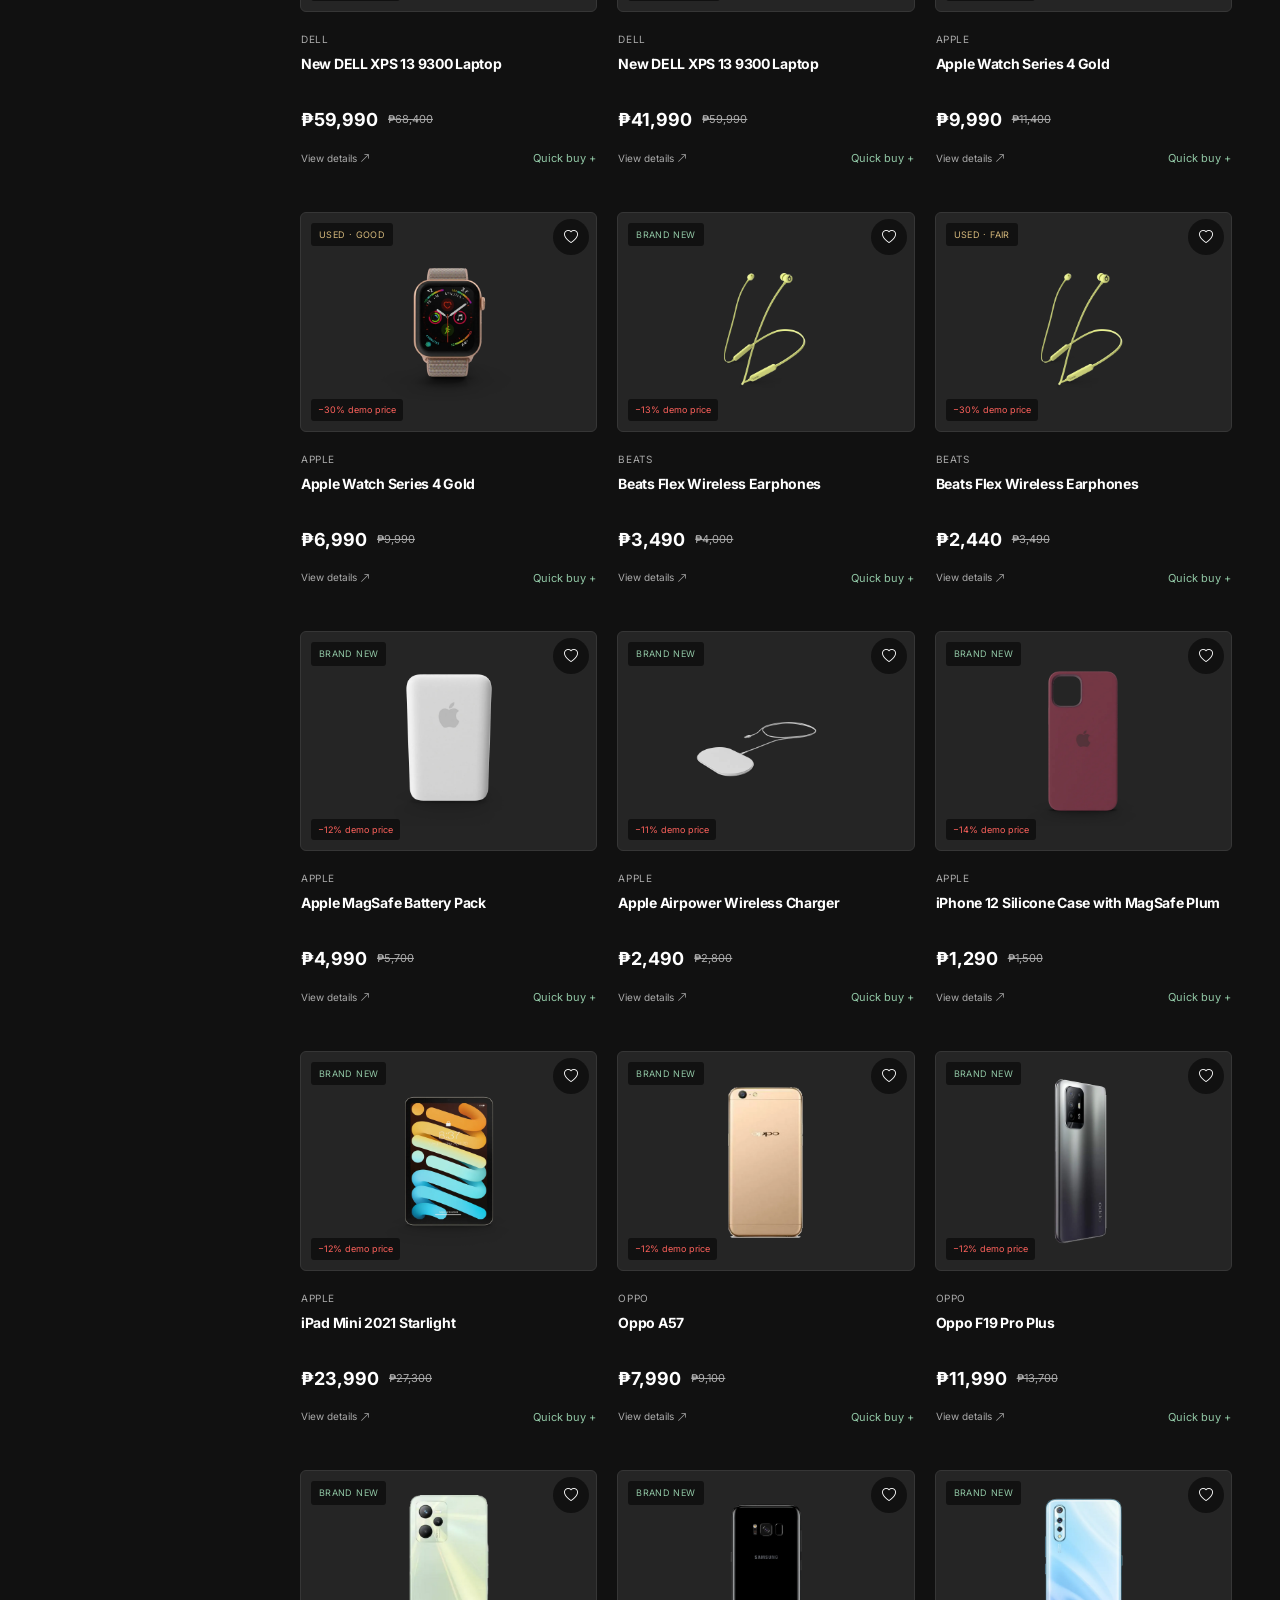
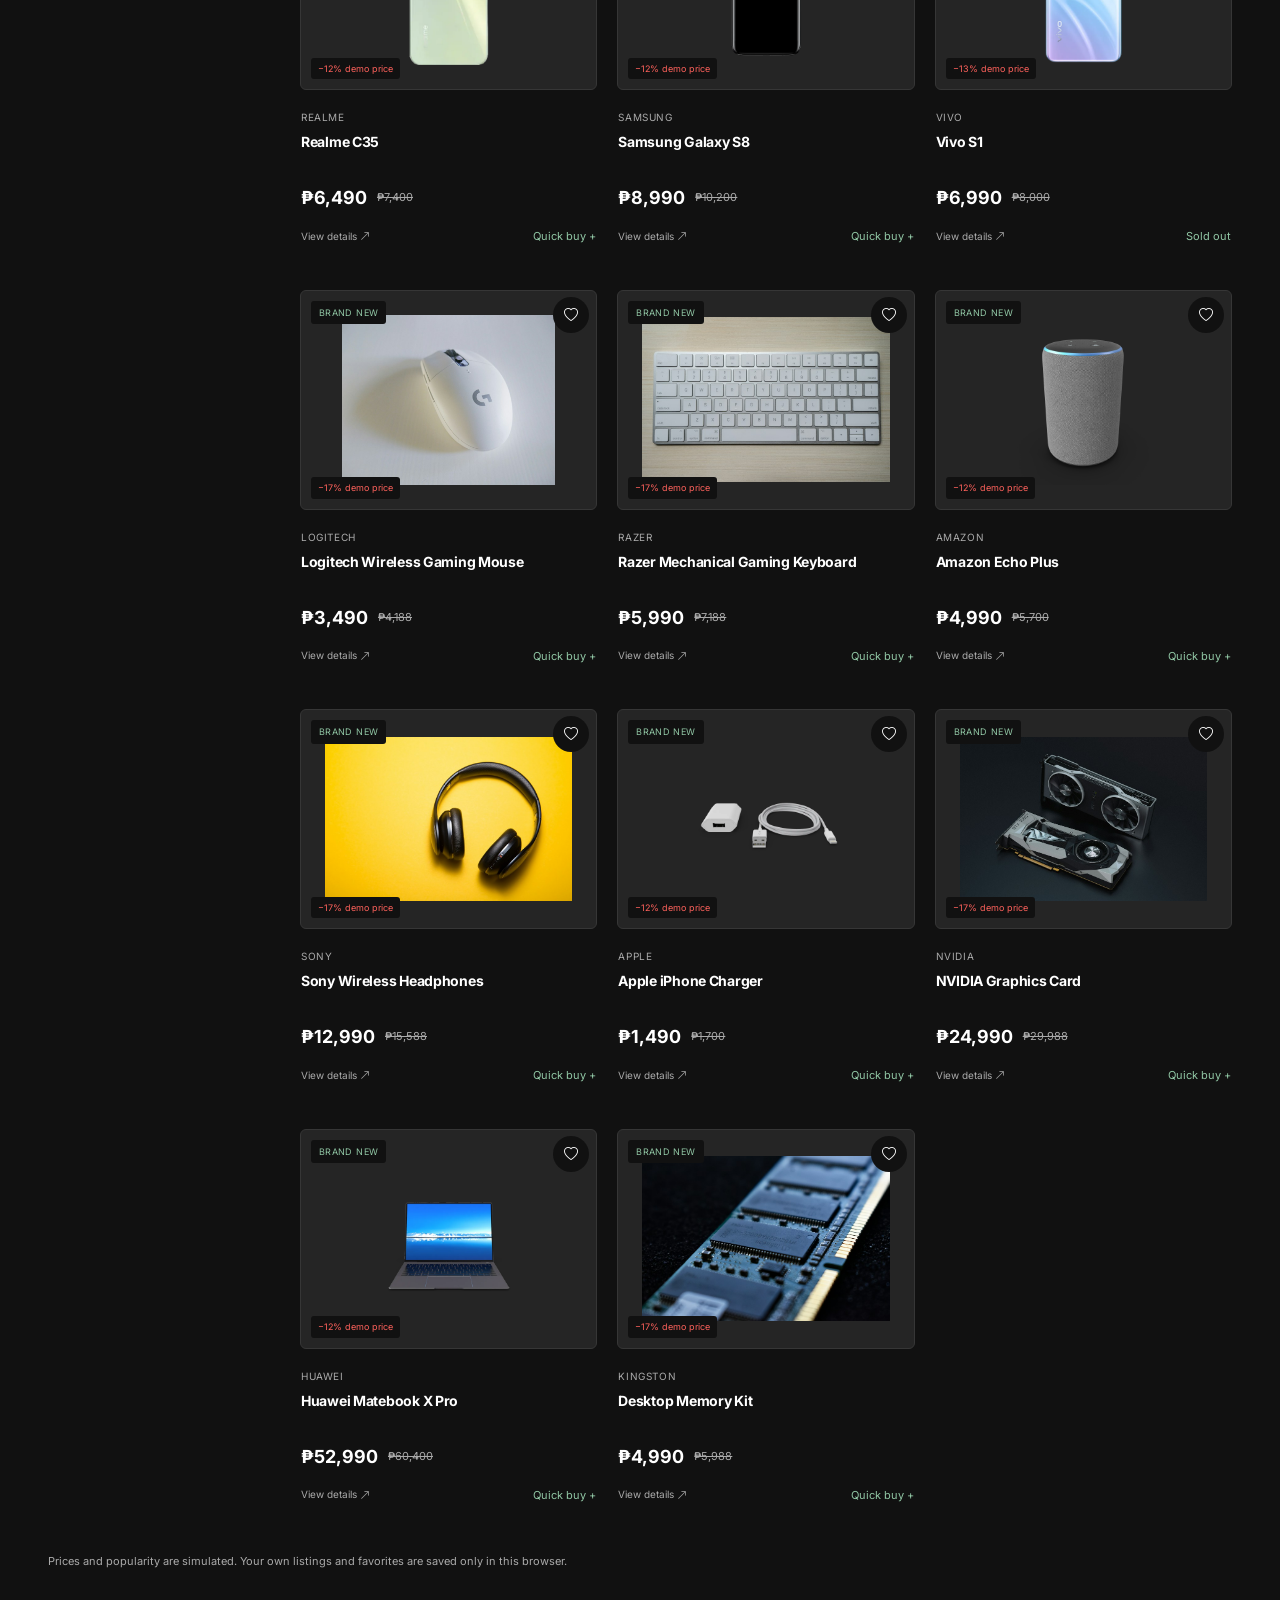
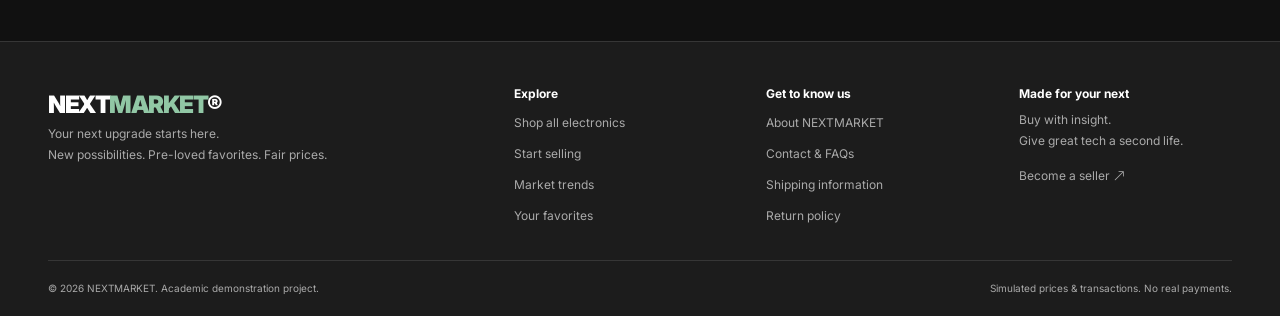
<file: shop.html>
<!doctype html>
<html lang="en" data-theme="dark">
  <head>
    <meta charset="utf-8" />
    <meta name="viewport" content="width=device-width,initial-scale=1" />
    <meta
      name="description"
      content="NEXTMARKET — discover new and pre-loved electronics. An academic marketplace demo with simulated prices."
    />
    <title>Shop electronics | NEXTMARKET</title>
    <link rel="icon" href="assets/icons/favicon.svg" />
    <link
      href="https://cdn.jsdelivr.net/npm/bootstrap@5.3.3/dist/css/bootstrap.min.css"
      rel="stylesheet"
    />
    <link
      href="https://cdn.jsdelivr.net/npm/bootstrap-icons@1.11.3/font/bootstrap-icons.min.css"
      rel="stylesheet"
    />
    <link href="css/style.css" rel="stylesheet" />
  </head>
  <body>
    <a href="#main" class="skip-link">Skip to content</a>
    <div id="site-header"></div>
    <main id="main" tabindex="-1">
      <div class="load-state" role="status">Loading NEXTMARKET…</div>
    </main>
    <noscript
      ><p>
        This marketplace needs JavaScript enabled to display the catalog and
        interactive features.
      </p></noscript
    >
    <div id="site-footer"></div>
    <script src="https://cdn.jsdelivr.net/npm/bootstrap@5.3.3/dist/js/bootstrap.bundle.min.js"></script>
    <script src="js/products.js"></script>
    <script src="js/password-helper.js"></script>
    <script src="js/auth-core.js"></script>
    <script src="js/main.js"></script>

    <script src="js/catalog.js"></script>
  </body>
</html>
</file>
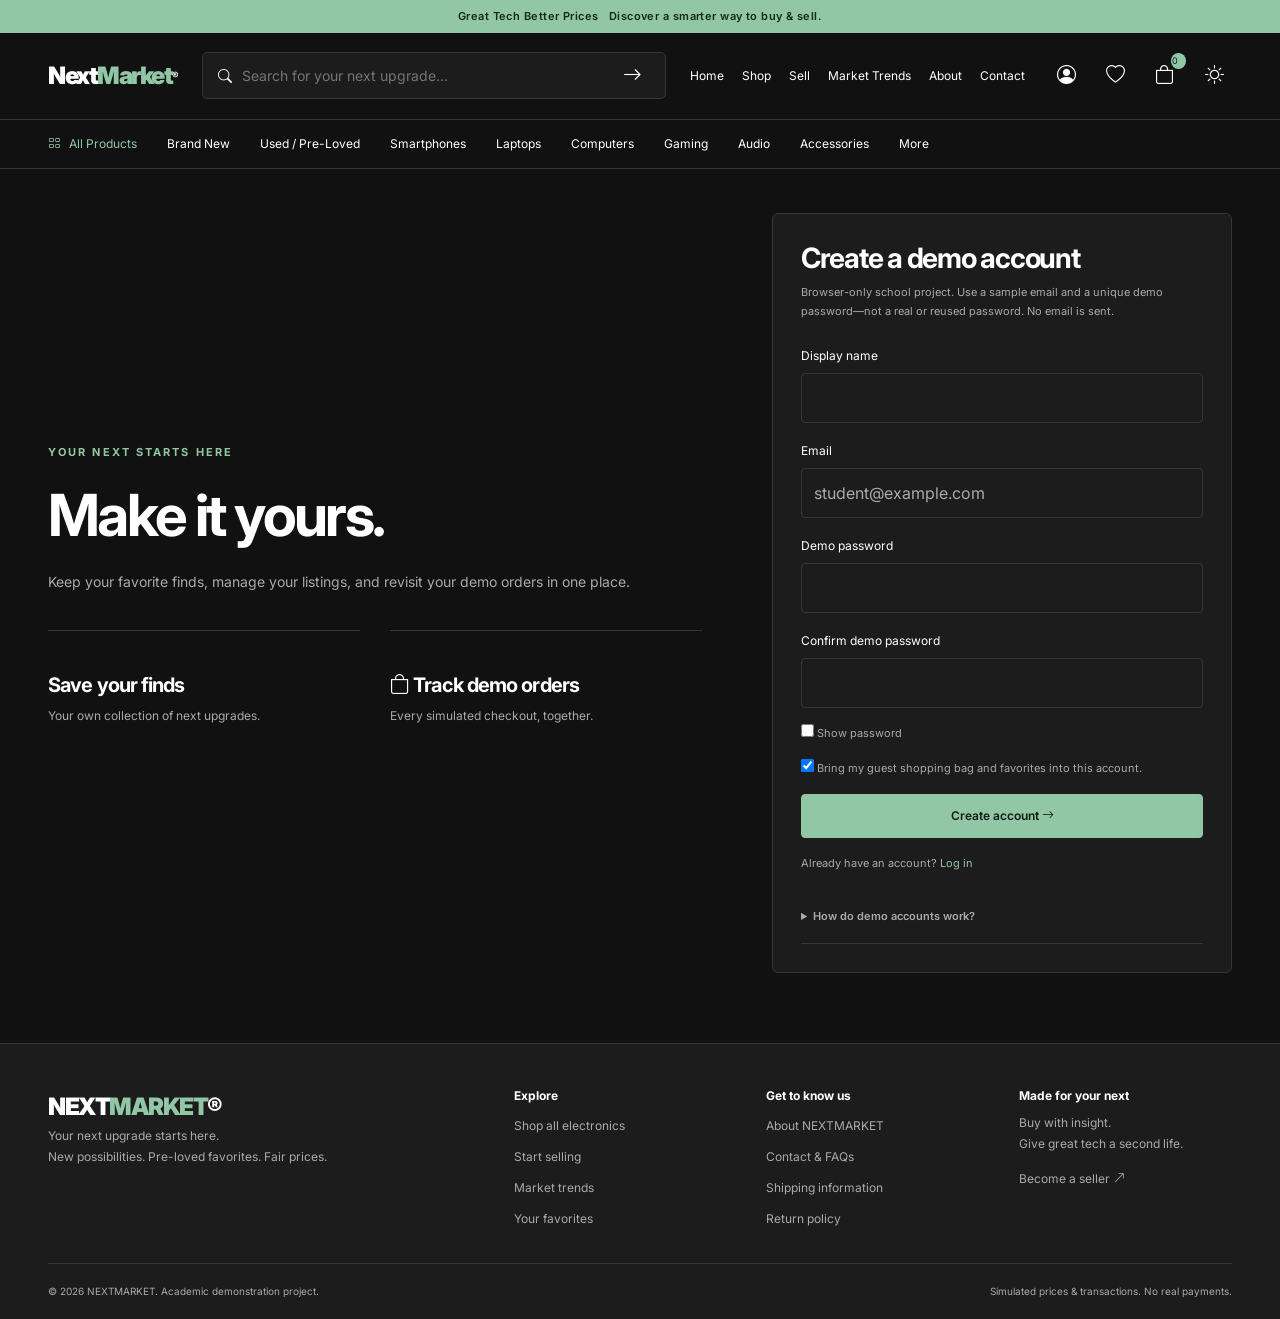
<file: signup.html>
<!doctype html>
<html lang="en" data-theme="dark">
  <head>
    <meta charset="utf-8" />
    <meta name="viewport" content="width=device-width,initial-scale=1" />
    <meta
      name="description"
      content="NEXTMARKET — discover new and pre-loved electronics. An academic marketplace demo with simulated prices."
    />
    <title>Create account | NEXTMARKET</title>
    <link rel="icon" href="assets/icons/favicon.svg" />
    <link
      href="https://cdn.jsdelivr.net/npm/bootstrap@5.3.3/dist/css/bootstrap.min.css"
      rel="stylesheet"
    />
    <link
      href="https://cdn.jsdelivr.net/npm/bootstrap-icons@1.11.3/font/bootstrap-icons.min.css"
      rel="stylesheet"
    />
    <link href="css/style.css" rel="stylesheet" />
  </head>
  <body>
    <a href="#main" class="skip-link">Skip to content</a>
    <div id="site-header"></div>
    <main id="main" tabindex="-1">
      <div class="load-state" role="status">Loading NEXTMARKET…</div>
    </main>
    <noscript
      ><p>
        This marketplace needs JavaScript enabled to display the catalog and
        interactive features.
      </p></noscript
    >
    <div id="site-footer"></div>
    <script src="https://cdn.jsdelivr.net/npm/bootstrap@5.3.3/dist/js/bootstrap.bundle.min.js"></script>
    <script src="js/products.js"></script>
    <script src="js/password-helper.js"></script>
    <script src="js/auth-core.js"></script>
    <script src="js/main.js"></script>

    <script src="js/auth-pages.js"></script>
  </body>
</html>
</file>
<file: css/style.css>
@import url("https://fonts.googleapis.com/css2?family=Inter:wght@400;500;600;700;800;900&display=swap");
/* Theme tokens: dark is the default; every component shares these values. */
:root {
  --bg: #111111;
  --surface: #1c1c1c;
  --card: #252525;
  --text: #fff;
  --muted: #aaa;
  --line: #363636;
  --mint: #91c7a5;
  --ink: #101b14;
  --red: #ff625c;
}
[data-theme="light"] {
  --bg: #f5f6f3;
  --surface: #fff;
  --card: #e9ece7;
  --text: #18231d;
  --muted: #59665d;
  --line: #d2d9d3;
  --mint: #357a50;
  --ink: #fff;
}
* {
  box-sizing: border-box;
}
body {
  margin: 0;
  background: var(--bg);
  color: var(--text);
  font-family: Inter, Arial, sans-serif;
  font-size: 14px;
}
a {
  color: inherit;
  text-decoration: none;
}
a:hover {
  color: var(--mint);
}
button,
input,
select,
textarea {
  font: inherit;
}
button,
a,
input,
select,
textarea {
  outline-offset: 4px;
}
button:focus-visible,
a:focus-visible {
  outline: 2px solid var(--mint);
}
button {
  cursor: pointer;
}
h1,
h2,
h3,
h4 {
  font-weight: 700;
  letter-spacing: -0.045em;
}
h1 {
  font-size: 48px;
}
h2 {
  font-size: 28px;
}
h3 {
  font-size: 20px;
}
p {
  line-height: 1.75;
}
.wrap {
  max-width: 1440px;
  padding: 0 48px;
  margin: auto;
}
.eyebrow {
  font-size: 11px;
  letter-spacing: 0.19em;
  text-transform: uppercase;
  font-weight: 700;
  color: var(--mint);
}
.muted,
small {
  color: var(--muted);
}
.promo-strip {
  background: #91c7a5;
  color: #14281b;
  text-align: center;
  padding: 8px;
  font-size: 11px;
  font-weight: 600;
  letter-spacing: 0.04em;
}
#site-header {
  position: sticky;
  top: -33px;
  z-index: 100;
}
.header {
  background: var(--bg);
  border-bottom: 1px solid var(--line);
}
.header-main {
  display: flex;
  align-items: center;
  gap: 24px;
  min-height: 86px;
}
.logo {
  font-size: 24px;
  font-weight: 900;
  letter-spacing: -1.5px;
  white-space: nowrap;
}
.logo span {
  color: var(--mint);
}
.search-box {
  display: flex;
  align-items: center;
  background: var(--surface);
  border: 1px solid var(--line);
  border-radius: 5px;
  flex: 1;
  padding: 0 15px;
  gap: 10px;
  min-width: 100px;
}
.search-box input {
  border: 0;
  background: none;
  color: var(--text);
  padding: 12px 0;
  width: 100%;
  min-width: 0;
  outline: none;
}
.main-nav {
  display: flex;
  gap: 18px;
  font-size: 12px;
  align-items: center;
}
.main-nav a.active {
  color: var(--mint);
}
.header-actions {
  display: flex;
  gap: 13px;
  align-items: center;
}
.icon-btn {
  border: 0;
  background: none;
  color: var(--text);
  padding: 8px;
  font-size: 19px;
  position: relative;
  min-width: 36px;
  min-height: 36px;
}
.count {
  position: absolute;
  top: 0;
  right: -3px;
  background: var(--mint);
  color: var(--ink);
  border-radius: 50%;
  font-size: 9px;
  min-width: 15px;
  padding: 1px;
}
.category-nav {
  display: flex;
  gap: 30px;
  padding-top: 15px;
  padding-bottom: 15px;
  font-size: 12px;
  overflow-x: auto;
  white-space: nowrap;
  border-top: 1px solid var(--line);
  scrollbar-width: none;
}
.category-nav a:first-child {
  color: var(--mint);
}
.mobile-menu {
  display: none;
}
.hero {
  position: relative;
  overflow: hidden;
  background: #202922;
  border: 1px solid #364439;
  border-radius: 8px;
  margin-top: 30px;
  min-height: 430px;
  display: grid;
  grid-template-columns: 1fr 1fr;
  padding: 56px;
}
.hero:after {
  content: "";
  position: absolute;
  width: 530px;
  height: 530px;
  border: 1px solid #50614d;
  border-radius: 50%;
  right: -30px;
  top: -70px;
  opacity: 0.3;
  pointer-events: none;
}
.hero-copy {
  z-index: 2;
  max-width: 530px;
}
.hero h1 {
  font-size: 62px;
  line-height: 1.06;
  letter-spacing: -3px;
  color: #fff;
  margin: 20px 0;
}
.hero h1 em {
  font-style: normal;
  color: #91c7a5;
}
.hero .eyebrow {
  color: #91c7a5;
}
.hero p {
  color: #bcc6bd;
  max-width: 350px;
}
.hero-actions {
  display: flex;
  gap: 12px;
  margin: 27px 0;
}
.btn {
  border-radius: 4px;
  font-size: 12px;
  font-weight: 600;
  padding: 12px 21px;
  transition: 0.2s;
  min-height: 42px;
}
.btn-mint {
  background: var(--mint);
  border: 1px solid var(--mint);
  color: var(--ink);
}
.btn-mint:hover {
  background: #b0dfc1;
  color: #111;
  transform: translateY(-1px);
}
.btn-outline {
  border: 1px solid var(--line);
  color: var(--text);
  background: transparent;
}
.btn-outline:hover {
  border-color: var(--mint);
  color: var(--mint);
}
.hero .btn-outline {
  border-color: #68776a;
  color: #fff;
}
.hero .btn-mint {
  background: #91c7a5;
  color: #101b14;
  border-color: #91c7a5;
}
.hero-art {
  position: relative;
  display: flex;
  align-items: center;
  justify-content: center;
  z-index: 1;
}
.hero-art img {
  width: 90%;
  max-width: 420px;
  filter: drop-shadow(0 30px 20px #0007);
  transform: rotate(-12deg);
}
.hero-label {
  position: absolute;
  right: 0;
  bottom: 0;
  background: #171f19e8;
  padding: 15px 20px;
  border: 1px solid #50614d;
  border-radius: 6px;
  color: white;
}
.hero-label strong {
  display: block;
  margin: 6px 0;
}
.hero-fineprint {
  font-size: 10px;
  color: #b7c6ba;
}
.trust-row {
  display: flex;
  justify-content: space-around;
  padding: 22px 0;
  border-bottom: 1px solid var(--line);
  font-size: 11px;
  color: var(--muted);
  gap: 15px;
}
.trust-row i {
  color: var(--mint);
  margin-right: 8px;
  font-size: 15px;
}
.section {
  margin: 44px 0;
}
.section-head {
  display: flex;
  justify-content: space-between;
  align-items: end;
  gap: 20px;
  margin-bottom: 22px;
}
.section-head h2 {
  margin: 6px 0 0;
}
.section-head a {
  font-size: 12px;
}
.product-grid {
  display: grid;
  grid-template-columns: repeat(4, minmax(0, 1fr));
  gap: 20px;
}
.product-card {
  min-width: 0;
  position: relative;
}
.product-art {
  background: var(--card);
  border: 1px solid var(--line);
  border-radius: 6px;
  position: relative;
  height: 230px;
  overflow: hidden;
}
.product-art > a {
  height: 100%;
  display: block;
}
.product-art img {
  width: 100%;
  height: 100%;
  object-fit: contain;
  padding: 24px;
  transition: transform 0.3s;
}
.product-card:hover .product-art img {
  transform: scale(1.06);
}
.condition {
  position: absolute;
  left: 10px;
  top: 10px;
  z-index: 2;
  font-size: 9px;
  letter-spacing: 0.04em;
  background: var(--bg);
  padding: 5px 8px;
  border-radius: 3px;
  color: var(--mint);
}
.condition.used {
  color: #d5b87b;
}
[data-theme="light"] .condition.used {
  color: #826015;
}
.heart {
  position: absolute;
  right: 7px;
  top: 6px;
  z-index: 3;
  border: 0;
  background: var(--bg);
  color: var(--text);
  border-radius: 50%;
  width: 36px;
  height: 36px;
}
.heart.saved {
  color: var(--mint);
}
.product-meta {
  padding: 15px 1px;
}
.product-meta small {
  font-size: 10px;
  letter-spacing: 0.06em;
  text-transform: uppercase;
}
.product-meta h3 {
  font-size: 14px;
  letter-spacing: -0.02em;
  line-height: 1.5;
  margin: 5px 0 11px;
  min-height: 42px;
}
.price-row {
  display: flex;
  align-items: center;
  gap: 10px;
  flex-wrap: wrap;
}
.price {
  font-weight: 700;
  font-size: 18px;
}
.old-price {
  text-decoration: line-through;
  font-size: 11px;
  color: var(--muted);
}
.card-bottom {
  display: flex;
  justify-content: space-between;
  align-items: center;
  margin-top: 7px;
  font-size: 10px;
  color: var(--muted);
}
.quick-buy {
  background: none;
  border: 0;
  color: var(--mint);
  font-size: 11px;
  padding: 10px 0;
}
.discount {
  position: absolute;
  bottom: 10px;
  left: 10px;
  font-size: 9px;
  color: var(--red);
  background: var(--bg);
  padding: 4px 7px;
  border-radius: 3px;
}
.categories {
  display: grid;
  grid-template-columns: repeat(6, 1fr);
  gap: 14px;
}
.category-tile {
  border: 1px solid var(--line);
  background: var(--surface);
  border-radius: 6px;
  text-align: center;
  padding: 24px 8px;
  transition: 0.2s;
}
.category-tile:hover {
  border-color: var(--mint);
  transform: translateY(-3px);
}
.category-tile i {
  font-size: 27px;
  display: block;
  margin-bottom: 14px;
  color: var(--mint);
}
.category-tile span {
  font-size: 12px;
}
.split-banners {
  display: grid;
  grid-template-columns: 1fr 1fr;
  gap: 20px;
}
.mini-banner {
  background: var(--surface);
  border: 1px solid var(--line);
  padding: 32px;
  border-radius: 6px;
  position: relative;
  overflow: hidden;
  min-height: 230px;
}
.mini-banner h2 {
  font-size: 31px;
  max-width: 260px;
  margin: 12px 0;
}
.mini-banner img {
  position: absolute;
  width: 220px;
  height: 190px;
  object-fit: contain;
  right: 10px;
  bottom: 0;
  opacity: 0.85;
}
.mini-banner > div {
  position: relative;
  z-index: 1;
}
.brands {
  display: flex;
  justify-content: space-around;
  align-items: center;
  flex-wrap: wrap;
  gap: 28px;
  border-block: 1px solid var(--line);
  padding: 30px 0;
  font-size: 22px;
  font-weight: 700;
  color: var(--muted);
}
.steps {
  display: grid;
  grid-template-columns: repeat(3, 1fr);
  gap: 30px;
}
.step {
  border-top: 1px solid var(--line);
  padding-top: 24px;
}
.step .number {
  color: var(--mint);
  font-size: 12px;
}
.step h3 {
  margin-top: 18px;
}
.step p {
  font-size: 12px;
  color: var(--muted);
}
.sell-banner {
  background: #91c7a5;
  color: #101b14;
  border-radius: 6px;
  padding: 35px 40px;
  display: flex;
  justify-content: space-between;
  align-items: center;
  gap: 25px;
}
.sell-banner h2 {
  font-size: 32px;
}
.sell-banner .btn {
  background: #18231b;
  color: #fff;
}
.footer {
  margin-top: 70px;
  background: var(--surface);
  border-top: 1px solid var(--line);
  padding: 45px 0 20px;
}
.footer-grid {
  display: grid;
  grid-template-columns: 2fr 1fr 1fr 1fr;
  gap: 40px;
}
.footer a:not(.logo) {
  display: block;
  font-size: 12px;
  color: var(--muted);
  margin-top: 13px;
}
.footer p {
  font-size: 12px;
  color: var(--muted);
  max-width: 300px;
}
.footer h4 {
  font-size: 12px;
  letter-spacing: 0;
}
.footer-bottom {
  margin-top: 35px;
  padding-top: 20px;
  border-top: 1px solid var(--line);
  font-size: 10px;
  color: var(--muted);
  display: flex;
  justify-content: space-between;
  gap: 15px;
}
.page-head {
  margin: 35px 0;
}
.breadcrumbs {
  font-size: 11px;
  color: var(--muted);
  margin: 25px 0;
}
.page-head h1 {
  font-size: 38px;
  margin: 10px 0;
}
.catalog-layout {
  display: grid;
  grid-template-columns: 220px 1fr;
  gap: 32px;
}
.filter-group {
  border-bottom: 1px solid var(--line);
  padding: 18px 0;
}
.filter-group summary {
  font-size: 12px;
  font-weight: 600;
  cursor: pointer;
  margin-bottom: 13px;
}
.filter-group label {
  display: block;
  font-size: 12px;
  color: var(--muted);
  margin: 12px 0;
}
.filter-group input[type="checkbox"],
.filter-group input[type="radio"] {
  accent-color: var(--mint);
  margin-right: 8px;
}
.range {
  width: 100%;
  accent-color: var(--mint);
}
.catalog-toolbar {
  display: flex;
  align-items: center;
  gap: 15px;
  justify-content: space-between;
  margin-bottom: 22px;
}
.field,
.form-control,
.form-select {
  background: var(--surface);
  color: var(--text);
  border: 1px solid var(--line);
  border-radius: 4px;
  padding: 12px;
  max-width: 100%;
}
.form-control:focus,
.form-select:focus {
  background: var(--surface);
  color: var(--text);
  border-color: var(--mint);
  box-shadow: 0 0 0 3px #91c7a522;
}
.form-control::placeholder {
  color: var(--muted);
}
.catalog-layout .product-grid {
  grid-template-columns: repeat(3, minmax(0, 1fr));
}
.catalog-layout .product-art {
  height: 220px;
}
.filter-mobile {
  display: none;
}
.empty {
  text-align: center;
  border: 1px dashed var(--line);
  padding: 60px 20px;
  color: var(--muted);
  grid-column: 1/-1;
}
.detail-layout {
  display: grid;
  grid-template-columns: 1.15fr 1fr;
  gap: 55px;
}
.gallery-main {
  position: relative;
  background: var(--card);
  border-radius: 6px;
  border: 1px solid var(--line);
  height: 510px;
  display: flex;
  align-items: center;
  justify-content: center;
}
.gallery-main img {
  width: 90%;
  height: 90%;
  object-fit: contain;
}
.gallery-arrow {
  position: absolute;
  top: 48%;
  border: 1px solid var(--line);
  background: var(--bg);
  color: var(--text);
  padding: 10px;
  border-radius: 50%;
  width: 42px;
  height: 42px;
}
.gallery-arrow.prev {
  left: 14px;
}
.gallery-arrow.next {
  right: 14px;
}
.zoom {
  position: absolute;
  right: 14px;
  bottom: 14px;
}
.thumbnails {
  display: flex;
  gap: 12px;
  margin-top: 15px;
}
.thumbnails button {
  background: var(--card);
  border: 1px solid var(--line);
  border-radius: 4px;
  padding: 5px;
  width: 70px;
  height: 70px;
}
.thumbnails img {
  width: 100%;
  height: 100%;
  object-fit: contain;
}
.thumbnails button.active {
  border-color: var(--mint);
}
.detail-info h1 {
  font-size: 36px;
  line-height: 1.2;
  margin: 15px 0;
}
.pill {
  display: inline-block;
  font-size: 10px;
  padding: 6px 10px;
  background: var(--surface);
  border: 1px solid var(--line);
  border-radius: 3px;
  color: var(--mint);
}
.market-summary {
  display: grid;
  grid-template-columns: 1fr 1fr;
  gap: 1px;
  background: var(--line);
  border: 1px solid var(--line);
  border-radius: 5px;
  overflow: hidden;
  margin: 25px 0;
}
.market-summary > div {
  padding: 18px;
  background: var(--surface);
}
.market-summary small {
  display: block;
  font-size: 10px;
}
.market-summary strong {
  font-size: 20px;
  display: block;
  margin-top: 6px;
}
.buy-price {
  font-size: 36px;
  font-weight: 700;
  margin: 7px 0 22px;
}
.action-stack {
  display: flex;
  gap: 10px;
  margin: 12px 0;
}
.action-stack .btn {
  flex: 1;
}
.note {
  font-size: 11px;
  color: var(--muted);
  line-height: 1.7;
}
.panel {
  background: var(--surface);
  border: 1px solid var(--line);
  border-radius: 6px;
  padding: 28px;
  min-width: 0;
}
.stats {
  display: grid;
  grid-template-columns: repeat(6, 1fr);
  gap: 12px;
  margin: 25px 0;
}
.stat small {
  font-size: 10px;
  display: block;
  margin-bottom: 10px;
}
.stat strong {
  font-size: 18px;
}
.positive {
  color: var(--mint);
}
.negative {
  color: var(--red);
}
.chart-box {
  height: 300px;
  position: relative;
}
.timeframes {
  display: flex;
  gap: 5px;
}
.timeframes button {
  background: none;
  border: 1px solid transparent;
  color: var(--muted);
  padding: 10px 14px;
  border-radius: 4px;
  font-size: 11px;
}
.timeframes button.active {
  color: var(--mint);
  background: var(--card);
  border-color: var(--line);
}
.info-grid {
  display: grid;
  grid-template-columns: 1fr 1fr;
  gap: 25px;
}
.spec-table {
  width: 100%;
  font-size: 12px;
}
.spec-table td {
  padding: 15px 8px 15px 0;
  border-bottom: 1px solid var(--line);
  overflow-wrap: anywhere;
}
.spec-table td:first-child {
  color: var(--muted);
  width: 35%;
}
.form-grid {
  display: grid;
  grid-template-columns: 1fr 1fr;
  gap: 20px;
}
.form-label {
  font-size: 12px;
  margin-bottom: 8px;
}
.full {
  grid-column: 1/-1;
}
.image-previews {
  display: flex;
  gap: 10px;
  flex-wrap: wrap;
}
.image-previews img {
  height: 85px;
  width: 85px;
  object-fit: contain;
  background: var(--card);
  border-radius: 4px;
}
.listing-row,
.cart-row {
  display: flex;
  align-items: center;
  gap: 20px;
  border-bottom: 1px solid var(--line);
  padding: 20px 0;
}
.listing-row img,
.cart-row img {
  width: 85px;
  height: 85px;
  object-fit: contain;
  background: var(--card);
  border-radius: 4px;
}
.row-copy {
  flex: 1;
  min-width: 0;
}
.cart-layout {
  display: grid;
  grid-template-columns: 1fr 340px;
  gap: 35px;
}
.quantity {
  width: 65px;
}
.total-line {
  display: flex;
  justify-content: space-between;
  gap: 20px;
  margin: 20px 0;
}
.modal-content,
.offcanvas {
  background: var(--surface);
  color: var(--text);
}
.offcanvas-lg {
  --bs-offcanvas-bg: var(--surface);
  --bs-offcanvas-color: var(--text);
}
.modal-header,
.modal-footer {
  border-color: var(--line);
}
.btn-close {
  filter: invert(1);
}
[data-theme="light"] .btn-close {
  filter: none;
}
.toast-message {
  position: fixed;
  bottom: 24px;
  left: 50%;
  transform: translateX(-50%);
  z-index: 2000;
  background: var(--mint);
  color: var(--ink);
  padding: 14px 25px;
  border-radius: 5px;
  box-shadow: 0 10px 35px #0005;
  max-width: 90%;
  font-size: 12px;
}
.offcanvas nav a {
  display: block;
  padding: 15px;
  border-bottom: 1px solid var(--line);
}
.policy {
  max-width: 850px;
  margin: 40px auto;
}
.policy h2 {
  font-size: 23px;
  margin-top: 35px;
}
.policy p,
.policy li {
  color: var(--muted);
  font-size: 14px;
  line-height: 1.9;
}
.skip-link {
  position: absolute;
  top: -50px;
  left: 20px;
  background: var(--mint);
  padding: 10px;
  z-index: 3000;
  color: var(--ink);
}
.skip-link:focus {
  top: 10px;
}
.demo-tag {
  font-size: 10px;
  letter-spacing: 0.04em;
  border: 1px solid var(--line);
  padding: 7px 10px;
  border-radius: 4px;
}
.carousel-controls {
  display: flex;
  gap: 7px;
}
.carousel-controls button {
  border: 1px solid var(--line);
  background: var(--surface);
  color: var(--text);
  width: 40px;
  height: 40px;
  border-radius: 50%;
}
.contact-grid {
  display: grid;
  grid-template-columns: 1.3fr 1fr;
  gap: 35px;
}
details.faq {
  padding: 18px 0;
  border-bottom: 1px solid var(--line);
}
details.faq summary {
  cursor: pointer;
  font-weight: 600;
}
details.faq p {
  color: var(--muted);
  margin-top: 12px;
}
.hide {
  display: none !important;
}
.load-state {
  text-align: center;
  padding: 80px 20px;
  color: var(--muted);
}
@media (min-width: 1550px) {
  .catalog-layout .product-grid {
    grid-template-columns: repeat(4, minmax(0, 1fr));
  }
}
@media (min-width: 992px) {
  #filters .offcanvas-body {
    padding: 0;
  }
}
@media (max-width: 1200px) {
  .wrap {
    padding: 0 28px;
  }
  .main-nav {
    gap: 13px;
  }
  .main-nav .secondary {
    display: none;
  }
  .header-main {
    gap: 18px;
  }
  .hero {
    padding: 40px;
  }
  .hero h1 {
    font-size: 54px;
  }
  .product-art {
    height: 200px;
  }
  .stats {
    grid-template-columns: repeat(3, 1fr);
  }
  .mini-banner img {
    width: 170px;
    opacity: 0.55;
  }
}
@media (max-width: 991px) {
  .main-nav {
    display: none;
  }
  .mobile-menu {
    display: block;
  }
  .hero {
    min-height: 370px;
    padding: 35px;
  }
  .hero h1 {
    font-size: 46px;
  }
  .hero-art img {
    width: 110%;
  }
  .categories {
    grid-template-columns: repeat(3, 1fr);
  }
  .product-grid {
    grid-template-columns: repeat(2, minmax(0, 1fr));
  }
  .catalog-layout {
    grid-template-columns: 1fr;
  }
  .filter-mobile {
    display: block;
  }
  .catalog-layout .product-grid {
    grid-template-columns: repeat(3, minmax(0, 1fr));
  }
  .detail-layout {
    gap: 28px;
  }
  .gallery-main {
    height: 360px;
  }
  .detail-info h1 {
    font-size: 28px;
  }
  .cart-layout {
    grid-template-columns: 1fr;
  }
  .footer-grid {
    grid-template-columns: 2fr 1fr 1fr;
  }
  .footer-grid > div:last-child {
    display: none;
  }
}
@media (max-width: 600px) {
  .wrap {
    padding: 0 18px;
  }
  .promo-strip {
    font-size: 9px;
  }
  .header-main {
    flex-wrap: wrap;
    padding-top: 17px;
    padding-bottom: 15px;
    gap: 13px;
    min-height: 0;
  }
  .logo {
    font-size: 23px;
  }
  .header-actions {
    margin-left: auto;
    gap: 3px;
  }
  .header-main .search-box {
    order: 4;
    flex-basis: 100%;
  }
  .category-nav {
    gap: 23px;
    font-size: 11px;
    padding-block: 12px;
  }
  .hero {
    grid-template-columns: 1fr;
    padding: 27px 25px;
    min-height: 570px;
    margin-top: 20px;
  }
  .hero h1 {
    font-size: 46px;
    letter-spacing: -2px;
  }
  .hero-copy p {
    font-size: 12px;
  }
  .hero-art {
    height: 210px;
  }
  .hero-art img {
    width: 240px;
    height: 240px;
    object-fit: contain;
    position: absolute;
    right: 0;
    bottom: -10px;
  }
  .hero-label {
    font-size: 9px;
    left: 0;
    right: auto;
    padding: 10px;
    bottom: 0;
  }
  .hero-label strong {
    font-size: 12px;
  }
  .hero:after {
    top: auto;
    bottom: -140px;
    right: -130px;
    width: 400px;
    height: 400px;
  }
  .hero-actions {
    margin: 20px 0;
  }
  .hero-fineprint {
    font-size: 9px;
  }
  .trust-row {
    gap: 15px;
    font-size: 9px;
    flex-wrap: wrap;
    justify-content: center;
  }
  .trust-row span:last-child {
    display: none;
  }
  .section {
    margin: 32px 0;
  }
  h2 {
    font-size: 24px;
  }
  .section-head {
    gap: 8px;
  }
  .section-head > a {
    font-size: 10px;
    white-space: nowrap;
  }
  .eyebrow {
    font-size: 9px;
  }
  .product-grid,
  .catalog-layout .product-grid {
    grid-template-columns: repeat(2, minmax(0, 1fr));
    gap: 14px;
  }
  .product-art,
  .catalog-layout .product-art {
    height: 175px;
  }
  .product-art img {
    padding: 20px 12px;
  }
  .product-meta h3 {
    font-size: 12px;
    min-height: 36px;
  }
  .price {
    font-size: 16px;
  }
  .old-price {
    font-size: 9px;
  }
  .card-bottom {
    font-size: 9px;
  }
  .condition {
    font-size: 8px;
    left: 6px;
    top: 6px;
    max-width: calc(100% - 44px);
  }
  .heart {
    right: 3px;
    top: 3px;
  }
  .categories {
    gap: 10px;
  }
  .category-tile {
    padding: 18px 6px;
  }
  .category-tile span {
    font-size: 10px;
  }
  .split-banners,
  .steps,
  .detail-layout,
  .info-grid,
  .form-grid,
  .contact-grid {
    grid-template-columns: 1fr;
  }
  .mini-banner {
    padding: 25px;
  }
  .mini-banner img {
    opacity: 0.8;
  }
  .sell-banner {
    padding: 25px;
    display: block;
  }
  .sell-banner h2 {
    font-size: 27px;
  }
  .sell-banner .btn {
    margin-top: 10px;
  }
  .footer-grid {
    grid-template-columns: 1fr 1fr;
    gap: 28px;
  }
  .footer-grid > div:first-child {
    grid-column: 1/-1;
  }
  .footer-bottom {
    display: block;
    line-height: 2;
  }
  .page-head h1 {
    font-size: 32px;
  }
  .catalog-toolbar {
    flex-wrap: wrap;
    gap: 10px;
  }
  .catalog-toolbar select {
    width: 170px;
    font-size: 11px;
  }
  .gallery-main {
    height: 340px;
  }
  .detail-info h1 {
    font-size: 32px;
  }
  .panel {
    padding: 20px;
  }
  .stats {
    grid-template-columns: repeat(2, 1fr);
    gap: 22px;
  }
  .stat strong {
    font-size: 17px;
  }
  .chart-box {
    height: 260px;
  }
  .chart-head {
    align-items: start;
    flex-wrap: wrap;
  }
  .cart-row {
    gap: 10px;
    flex-wrap: wrap;
  }
  .cart-row img {
    width: 65px;
    height: 65px;
  }
  .cart-row h3 {
    font-size: 13px;
  }
  .listing-row {
    flex-wrap: wrap;
  }
  .full {
    grid-column: auto;
  }
  .brands {
    font-size: 18px;
  }
  .page-head p {
    font-size: 12px;
  }
}
@media (max-width: 350px) {
  .product-grid,
  .catalog-layout .product-grid {
    grid-template-columns: 1fr;
  }
  .product-art {
    height: 250px;
  }
  .hero h1 {
    font-size: 40px;
  }
  .hero-actions {
    gap: 7px;
  }
  .hero-actions .btn {
    padding: 12px;
  }
  .header-actions {
    gap: 0;
  }
  .logo {
    font-size: 21px;
  }
}
@media (prefers-reduced-motion: reduce) {
  * {
    transition: none !important;
    scroll-behavior: auto !important;
  }
}
/* Demo account pages */
.auth-layout {
  display: grid;
  grid-template-columns: 1fr 460px;
  gap: 70px;
  align-items: center;
  min-height: 650px;
}
.auth-intro h1 {
  font-size: 58px;
  margin: 20px 0;
}
.auth-intro .steps {
  grid-template-columns: 1fr 1fr;
  margin-top: 35px;
}
.account-heading,
.account-identity {
  display: flex;
  align-items: center;
  gap: 22px;
}
.account-heading {
  justify-content: space-between;
}
.account-avatar {
  width: 80px;
  height: 80px;
  object-fit: cover;
  border-radius: 50%;
  border: 2px solid var(--mint);
  flex-shrink: 0;
}
.initials {
  display: grid;
  place-items: center;
  background: var(--card);
  color: var(--mint);
  font-size: 26px;
  font-weight: 700;
}
.account-stats {
  display: grid;
  grid-template-columns: repeat(4, 1fr);
  gap: 18px;
}
.account-stats small {
  font-size: 12px;
}
@media (max-width: 991px) {
  .auth-layout {
    grid-template-columns: 1fr;
    gap: 25px;
    max-width: 620px;
    margin-inline: auto;
  }
  .auth-intro h1 {
    font-size: 42px;
  }
  .account-heading {
    align-items: flex-start;
  }
  .account-heading h1 {
    font-size: 28px;
  }
}
@media (max-width: 600px) {
  .account-heading,
  .account-identity {
    flex-wrap: wrap;
  }
  .account-stats {
    grid-template-columns: 1fr 1fr;
  }
  .auth-intro .steps {
    display: none;
  }
  .account-heading h1 {
    font-size: 25px;
  }
  .header-actions {
    gap: 0;
  }
  .header-actions .icon-btn {
    padding: 5px;
    min-width: 30px;
  }
}
.payment-fieldset {
  border-top: 1px solid var(--line);
  margin-top: 25px;
  padding-top: 20px;
}
.payment-fieldset legend {
  float: none;
  width: auto;
  font-size: 20px;
  font-weight: 700;
}
.payment-options {
  display: grid;
  grid-template-columns: 1fr 1fr;
  gap: 10px;
}
.payment-choice {
  display: flex;
  align-items: center;
  gap: 12px;
  padding: 14px;
  border: 1px solid var(--line);
  border-radius: 6px;
  cursor: pointer;
  background: var(--surface);
}
.payment-choice.selected {
  border-color: var(--mint);
  background: var(--card);
}
.payment-choice input {
  accent-color: var(--mint);
}
.payment-choice small {
  font-size: 10px;
  margin-top: 4px;
}
.payment-logo {
  width: 35px;
  height: 35px;
  border-radius: 8px;
  display: grid;
  place-items: center;
  background: var(--card);
  font-size: 21px;
  color: var(--mint);
}
.payment-logo.gcash {
  background: #1762d9;
  color: white;
}
.payment-logo.maya {
  background: #81f297;
  color: #112b18;
}
.payment-details {
  padding: 20px;
  background: var(--card);
  border: 1px solid var(--line);
  border-radius: 6px;
  margin-top: 15px;
}
.demo-qr {
  display: block;
  width: 180px;
  max-width: 100%;
  height: auto;
  padding: 4px;
  background: white;
  margin-top: 15px;
}
@media (max-width: 480px) {
  .payment-options {
    grid-template-columns: 1fr;
  }
}
</file>
